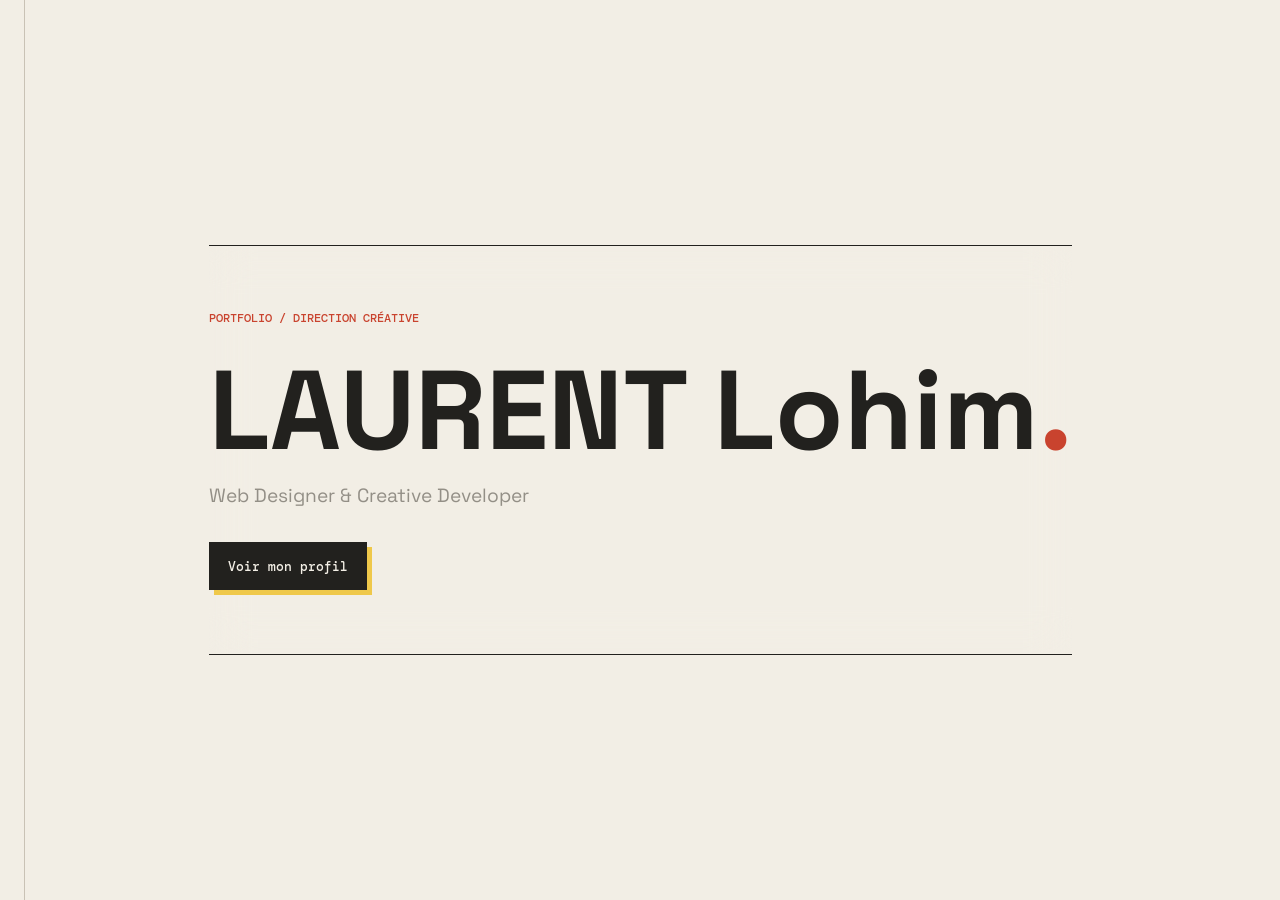
<file: index.html>
<!DOCTYPE html>
<html lang="fr">
<head>
<meta charset="UTF-8">
<meta name="viewport" content="width=device-width, initial-scale=1.0">
<title>Portfolio - Designer</title>

<style>
/* RESET */
* {
  margin: 0;
  padding: 0;
  box-sizing: border-box;
  font-family: 'Segoe UI', sans-serif;
}

body {
  height: 100vh;
  overflow: hidden;
  background: #0f0f13;
  color: white;
  display: flex;
  align-items: center;
  justify-content: center;
}

/* BACKGROUND BLOBS */
.blob {
  position: absolute;
  width: 600px;
  height: 600px;
  border-radius: 50%;
  filter: blur(120px);
  opacity: 0.6;
  animation: move 20s infinite alternate ease-in-out;
}

.blob:nth-child(1) {
  background: #ff4e50;
  top: -200px;
  left: -200px;
}

.blob:nth-child(2) {
  background: #ffd300;
  bottom: -200px;
  right: -200px;
  animation-delay: 5s;
}

@keyframes move {
  0% { transform: translate(0,0) scale(1); }
  50% { transform: translate(100px,-100px) scale(1.2); }
  100% { transform: translate(-100px,100px) scale(1); }
}

/* CARD */
.card {
  position: relative;
  padding: 3rem;
  width: 400px;
  border-radius: 20px;
  backdrop-filter: blur(20px);
  background: rgba(255,255,255,0.05);
  border: 1px solid rgba(255,255,255,0.1);
  box-shadow: 0 20px 40px rgba(0,0,0,0.4);
  text-align: center;
  z-index: 10;
}

.card h1 {
  font-size: 2rem;
  margin-bottom: 1rem;
  letter-spacing: 2px;
}

.card p {
  opacity: 0.7;
  margin-bottom: 2rem;
}

.btn {
  display: inline-block;
  padding: 12px 24px;
  border-radius: 30px;
  text-decoration: none;
  background: white;
  color: black;
  font-weight: bold;
  transition: 0.3s ease;
}

.btn:hover {
  transform: scale(1.05);
}
</style>
<link rel="stylesheet" href="portfolio-theme.css">

</head>
<body>

<div class="blob"></div>
<div class="blob"></div>

<div class="card">
  <h1>LAURENT Lohim</h1>
  <p>Web Designer & Creative Developer</p>
  <a href="Profile.html" class="btn">Voir mon profil</a>
</div>

</body>
</html>
</file>
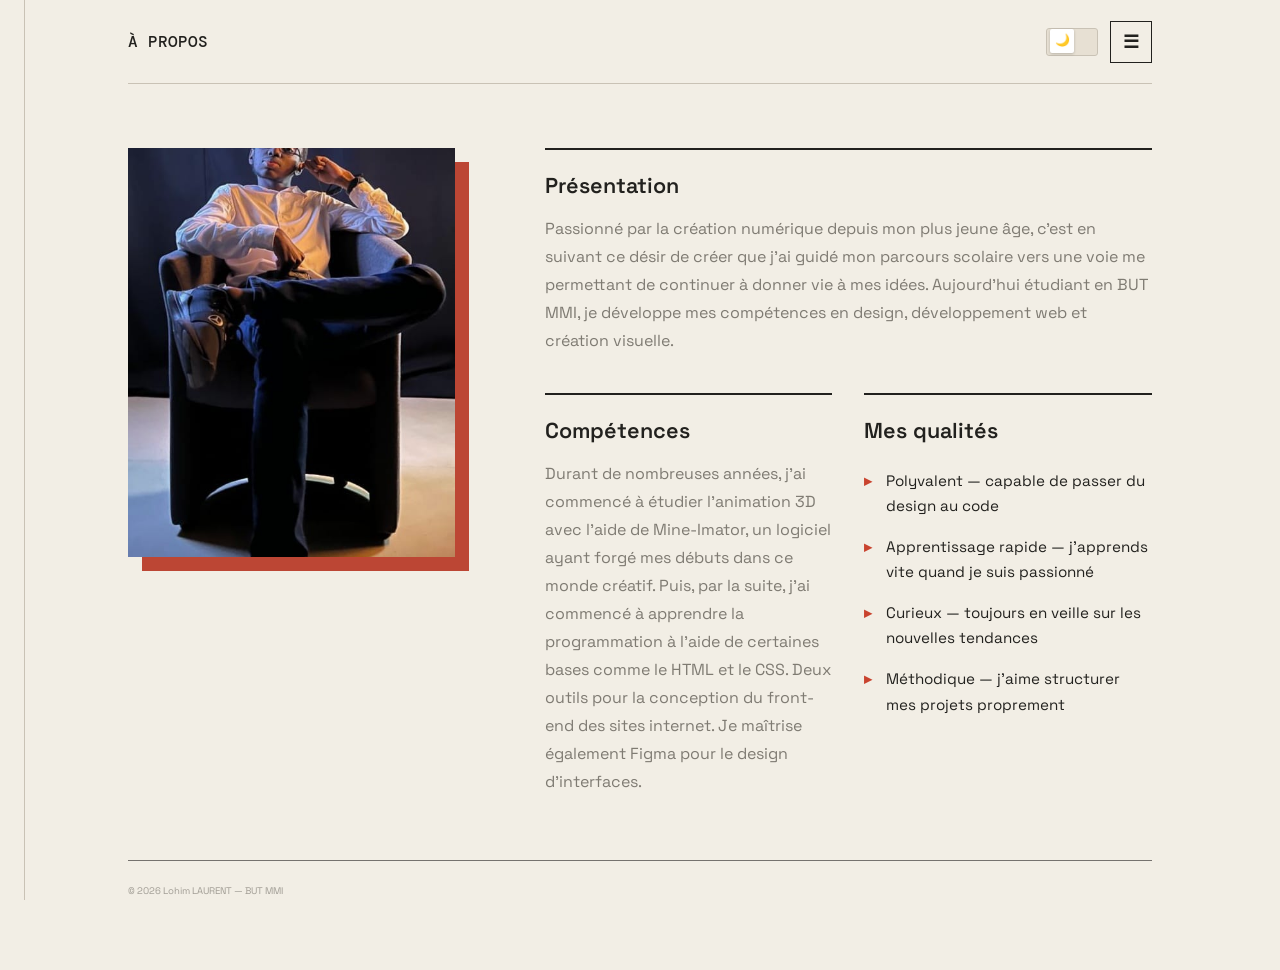
<file: apropos.html>
<!doctype html>
<html lang="fr">
<head>
<meta charset="utf-8">
<meta name="viewport" content="width=device-width, initial-scale=1">
<title>À propos — Lohim LAURENT</title>

<style>

/* ================= VARIABLES ================= */

:root {
  --bg: #0f0f13;
  --text: white;
  --card-bg: rgba(255,255,255,0.05);
  --border: rgba(255,255,255,0.1);
  --red: #ff0000;
  --yellow: #ffcc00;
}

.theme-dark {
  --bg: #ffffff;
  --text: #111;
  --card-bg: rgba(0,0,0,0.05);
  --border: rgba(0,0,0,0.1);
}

/* ================= SCROLLBAR PERSONNALISÉE ================= */

::-webkit-scrollbar {
  width: 12px;
}

::-webkit-scrollbar-track {
  background: #1a1a1a;
}

::-webkit-scrollbar-thumb {
  background: linear-gradient(180deg, var(--red), var(--yellow));
  border-radius: 10px;
  border: 2px solid #1a1a1a;
}

::-webkit-scrollbar-thumb:hover {
  background: linear-gradient(180deg, #ff3333, #ffdd44);
}

html {
  scrollbar-width: thin;
  scrollbar-color: var(--red) #1a1a1a;
}

/* ================= RESET ================= */

* {
  margin: 0;
  padding: 0;
  box-sizing: border-box;
  font-family: 'Segoe UI', sans-serif;
}

body {
  background: var(--bg);
  color: var(--text);
  padding: 0 10%;
  overflow-x: hidden;
  font-size: 1.15rem;
  line-height: 1.7;
}

/* ================= BACKGROUND ================= */

.blob {
  position: fixed;
  width: 600px;
  height: 600px;
  border-radius: 50%;
  filter: blur(120px);
  opacity: 0.5;
  animation: move 20s infinite alternate ease-in-out;
  z-index: -1;
}

.blob:nth-child(1) {
  background: #ff4e50;
  top: -200px;
  left: -200px;
}

.blob:nth-child(2) {
  background: #00c9ff;
  bottom: -200px;
  right: -200px;
  animation-delay: 5s;
}

@keyframes move {
  0% { transform: translate(0,0) scale(1); }
  50% { transform: translate(100px,-100px) scale(1.2); }
  100% { transform: translate(-100px,100px) scale(1); }
}

/* ================= HEADER ================= */

header {
  display: flex;
  justify-content: space-between;
  align-items: center;
  padding: 40px 0;
  position: relative;
}

h1 {
  font-family: 'Arial Black', 'Arial Bold', Arial, sans-serif;
  font-size: 2.2rem;
  font-weight: 900;
  position: relative;
}

h1::after {
  content: '';
  position: absolute;
  bottom: -8px;
  left: 0;
  width: 60%;
  height: 3px;
  background: linear-gradient(90deg, var(--red), var(--yellow));
  border-radius: 2px;
}

.btn {
  background: white;
  color: black;
  padding: 8px 16px;
  border-radius: 20px;
  border: none;
  cursor: pointer;
  transition: 0.3s;
  font-weight: 600;
}

.btn:hover {
  transform: scale(1.05);
}

/* Navigation */
#nav {
  position: absolute;
  top: 100%;
  right: 0;
  width: 250px;
  background: var(--card-bg);
  backdrop-filter: blur(20px);
  border: 1px solid var(--border);
  border-radius: 15px;
  padding: 20px;
  box-shadow: 0 20px 40px rgba(0,0,0,0.3);
  animation: fadeIn 0.3s ease;
  z-index: 100;
}

#nav ul {
  list-style: none;
  display: flex;
  flex-direction: column;
  gap: 15px;
}

#nav a {
  color: var(--text);
  text-decoration: none;
  font-weight: 500;
  font-size: 1.05rem;
  transition: color 0.3s;
}

#nav a:hover {
  color: var(--yellow);
}

#nav a.actif {
  font-weight: bold;
  color: var(--yellow);
  border-left: 3px solid var(--yellow);
  padding-left: 12px;
}

@keyframes fadeIn {
  from { opacity: 0; transform: translateY(-10px); }
  to { opacity: 1; transform: translateY(0); }
}

/* Conteneur des contrôles header */
.header-controls {
  display: flex;
  align-items: center;
  gap: 15px;
}

/* ================= TOGGLE THEME ================= */

.theme-switch {
  position: relative;
  display: inline-block;
  width: 60px;
  height: 30px;
  cursor: pointer;
}

.theme-switch input {
  opacity: 0;
  width: 0;
  height: 0;
}

.theme-switch .slider {
  position: absolute;
  top: 0;
  left: 0;
  right: 0;
  bottom: 0;
  background-color: rgba(255, 255, 255, 0.2);
  border-radius: 30px;
  transition: 0.3s ease;
  border: 1px solid var(--border);
}

.theme-switch .slider:before {
  position: absolute;
  content: "🌙";
  display: flex;
  align-items: center;
  justify-content: center;
  height: 24px;
  width: 24px;
  left: 3px;
  bottom: 2px;
  background-color: white;
  border-radius: 50%;
  transition: 0.3s ease;
  font-size: 12px;
  box-shadow: 0 1px 3px rgba(0,0,0,0.2);
}

.theme-switch input:checked + .slider:before {
  transform: translateX(28px);
  content: "☀️";
  background-color: #ffde6e;
}

.theme-switch input:checked + .slider {
  background-color: rgba(0, 0, 0, 0.3);
  border-color: #ffde6e;
}

/* ================= PAGE A PROPOS ================= */

.about-section {
  margin: 80px 0;
  padding: 50px;
  border-radius: 20px;
  backdrop-filter: blur(20px);
  background: var(--card-bg);
  border: 1px solid var(--border);
  transition: border-color 0.3s ease;
  opacity: 0;
  transform: translateY(60px);
  transition: 1s ease;
}

.about-section.show {
  opacity: 1;
  transform: translateY(0);
}

.about-section:hover {
  border-color: var(--yellow);
}

.about-container {
  display: flex;
  gap: 80px;
  align-items: flex-start;
}

.about-photo {
  flex-shrink: 0;
}

.about-photo img {
  width: 320px;
  border-radius: 25px;
  object-fit: cover;
  border: 2px solid var(--border);
  box-shadow: 0 30px 60px rgba(0,0,0,0.4);
  transition: transform 0.3s ease, border-color 0.3s ease;
}

.about-photo img:hover {
  transform: scale(1.02);
  border-color: var(--yellow);
}

.about-content {
  flex: 1;
  display: flex;
  flex-direction: column;
  gap: 30px;
}

.text-box {
  padding: 35px;
  border-radius: 18px;
  backdrop-filter: blur(20px);
  background: rgba(255, 255, 255, 0.03);
  border: 1px solid var(--border);
  transition: transform 0.3s ease, border-color 0.3s ease;
}

.text-box:hover {
  transform: translateY(-5px);
  border-color: var(--yellow);
}

.text-box h2 {
  font-family: 'Arial Black', 'Arial Bold', Arial, sans-serif;
  font-size: 1.5rem;
  margin-bottom: 15px;
  position: relative;
  display: inline-block;
}

.text-box h2::after {
  content: '';
  position: absolute;
  bottom: -6px;
  left: 0;
  width: 100%;
  height: 3px;
  background: linear-gradient(90deg, var(--red), var(--yellow));
  border-radius: 2px;
}

.text-box p {
  font-size: 1.1rem;
  opacity: 0.85;
  line-height: 1.8;
}

/* Liste des qualités */
.qualites-list {
  list-style: none;
  margin-top: 10px;
}

.qualites-list li {
  padding: 8px 0;
  padding-left: 25px;
  position: relative;
  font-size: 1.1rem;
}

.qualites-list li::before {
  content: '▸';
  position: absolute;
  left: 0;
  color: var(--yellow);
  font-weight: bold;
}

/* ================= FOOTER ================= */

footer {
  text-align: center;
  margin: 80px 0 40px;
  opacity: 0.6;
  font-size: 1rem;
}

/* ================= RESPONSIVE ================= */

@media (max-width: 900px) {
  .about-container {
    flex-direction: column;
    align-items: center;
    text-align: center;
    gap: 40px;
  }

  .about-photo img {
    width: 240px;
  }

  body {
    padding: 0 5%;
  }

  .about-section {
    padding: 30px;
  }

  .text-box {
    padding: 25px;
  }
}

</style>
<link rel="stylesheet" href="portfolio-theme.css">
</head>

<body>

<div class="blob"></div>
<div class="blob"></div>

<header>

  <h1>À propos</h1>

  <div class="header-controls">
    <label class="theme-switch" aria-label="Changer de thème">
      <input type="checkbox" id="themeToggle">
      <span class="slider"></span>
    </label>
    <button id="burger" class="btn" aria-expanded="false" aria-controls="nav">☰</button>
  </div>

  <nav id="nav" hidden>
    <ul>
      <li><a href="Profile.html">Accueil</a></li>
      <li><a href="Projets.html">Projets</a></li>
      <li><a class="actif" href="Contact.html">Contact</a></li>
    </ul>
  </nav>

</header>

<main>

  <section class="about-section">

    <div class="about-container">

      <div class="about-photo">
        <img src="Profil Picture.png" alt="Photo de profil">
      </div>

      <div class="about-content">

        <div class="text-box">
          <h2>Présentation</h2>
          <p>Passionné par la création numérique depuis mon plus jeune âge, c'est en suivant ce désir de créer que j'ai guidé mon parcours scolaire vers une voie me permettant de continuer à donner vie à mes idées. Aujourd'hui étudiant en BUT MMI, je développe mes compétences en design, développement web et création visuelle.</p>
        </div>

        <div class="text-box">
          <h2>Compétences</h2>
          <p>Durant de nombreuses années, j'ai commencé à étudier l'animation 3D avec l'aide de Mine-Imator, un logiciel ayant forgé mes débuts dans ce monde créatif. Puis, par la suite, j'ai commencé à apprendre la programmation à l'aide de certaines bases comme le HTML et le CSS. Deux outils pour la conception du front-end des sites internet. Je maîtrise également Figma pour le design d'interfaces.</p>
        </div>

        <div class="text-box">
          <h2>Mes qualités</h2>
          <ul class="qualites-list">
            <li>Polyvalent — capable de passer du design au code</li>
            <li>Apprentissage rapide — j'apprends vite quand je suis passionné</li>
            <li>Curieux — toujours en veille sur les nouvelles tendances</li>
            <li>Méthodique — j'aime structurer mes projets proprement</li>
          </ul>
        </div>

      </div>

    </div>

  </section>

</main>

<footer>
  <small>© <span id="annee"></span> Lohim LAURENT — BUT MMI</small>
</footer>

<script>

document.addEventListener("DOMContentLoaded", function() {

  // Année automatique
  const annee = document.getElementById('annee');
  if (annee) {
    annee.textContent = new Date().getFullYear();
  }

  // Theme toggle
  const themeToggle = document.getElementById('themeToggle');
  if (themeToggle) {
    themeToggle.addEventListener('change', function(e) {
      document.documentElement.classList.toggle('theme-dark', e.target.checked);
    });
  }

  // Burger menu
  const burger = document.getElementById('burger');
  const nav = document.getElementById('nav');

  if (burger && nav) {
    burger.addEventListener('click', function() {
      const isHidden = nav.hasAttribute('hidden');
      
      if (isHidden) {
        nav.removeAttribute('hidden');
        burger.setAttribute('aria-expanded', 'true');
      } else {
        nav.setAttribute('hidden', '');
        burger.setAttribute('aria-expanded', 'false');
      }
    });
  }

  // Animation section au scroll
  const section = document.querySelector('.about-section');
  if (section) {
    const observer = new IntersectionObserver((entries) => {
      entries.forEach(entry => {
        if (entry.isIntersecting) {
          entry.target.classList.add('show');
        }
      });
    }, { threshold: 0.2 });
    
    observer.observe(section);
  }

});

</script>

</body>
</html>
</file>
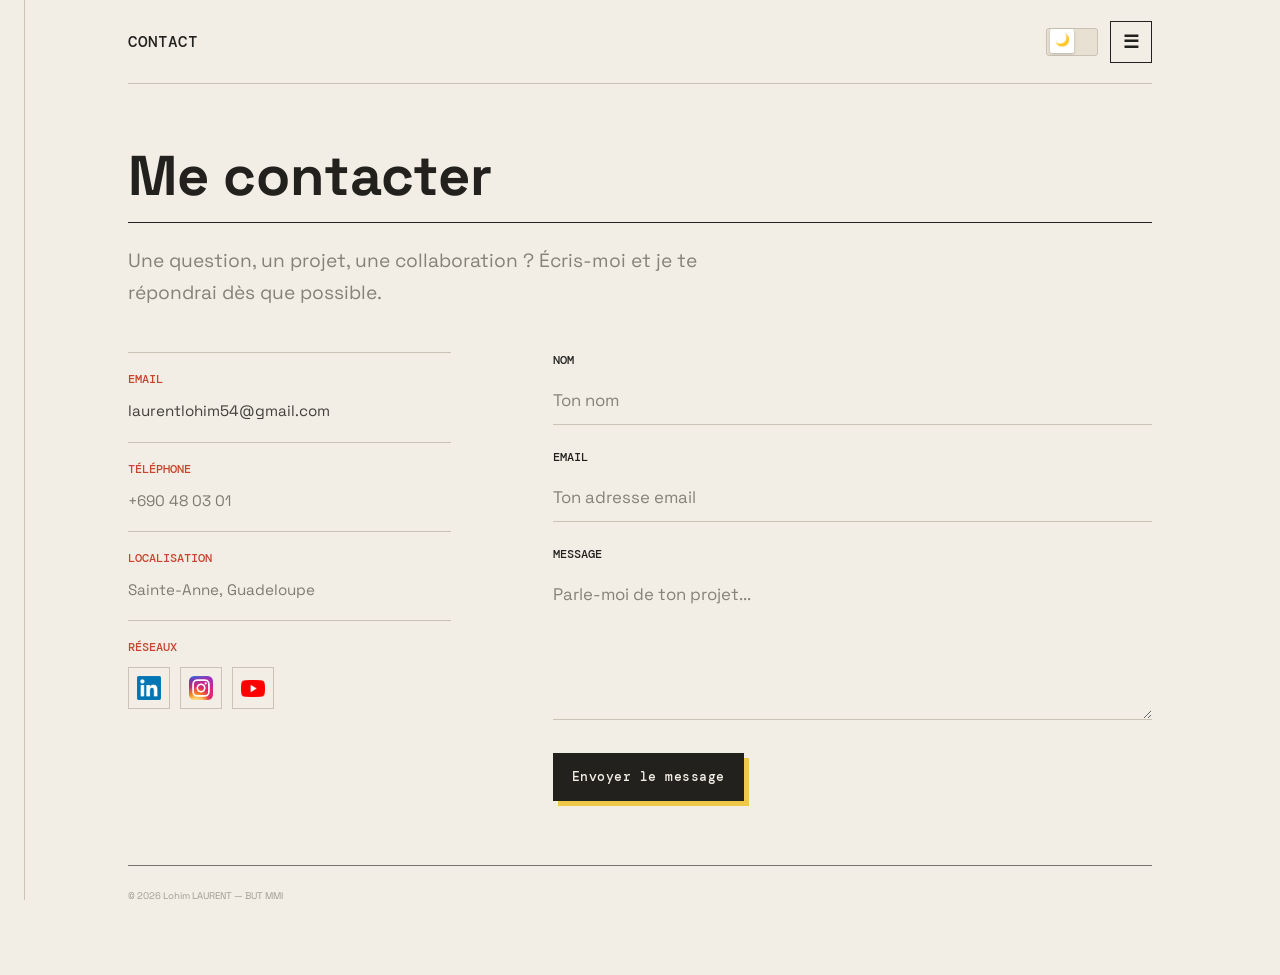
<file: Contact.html>
<!doctype html>
<html lang="fr">
<head>
<meta charset="utf-8" />
<meta name="viewport" content="width=device-width, initial-scale=1" />
<title>Contact — Lohim LAURENT</title>

<style>

/* ================= VARIABLES ================= */

:root {
  --bg: #0f0f13;
  --text: white;
  --card-bg: rgba(255,255,255,0.05);
  --border: rgba(255,255,255,0.1);
  --red: #ff0000;
  --yellow: #ffcc00;
}

.theme-dark {
  --bg: #ffffff;
  --text: #111;
  --card-bg: rgba(0,0,0,0.05);
  --border: rgba(0,0,0,0.1);
}

/* ================= SCROLLBAR PERSONNALISÉE ================= */

::-webkit-scrollbar {
  width: 12px;
}

::-webkit-scrollbar-track {
  background: #1a1a1a;
}

::-webkit-scrollbar-thumb {
  background: linear-gradient(180deg, var(--red), var(--yellow));
  border-radius: 10px;
  border: 2px solid #1a1a1a;
}

::-webkit-scrollbar-thumb:hover {
  background: linear-gradient(180deg, #ff3333, #ffdd44);
}

html {
  scrollbar-width: thin;
  scrollbar-color: var(--red) #1a1a1a;
}

/* ================= RESET ================= */

* {
  margin: 0;
  padding: 0;
  box-sizing: border-box;
  font-family: 'Segoe UI', sans-serif;
}

body {
  background: var(--bg);
  color: var(--text);
  padding: 0 10%;
  overflow-x: hidden;
  font-size: 1.15rem;
  line-height: 1.7;
}

/* ================= BACKGROUND ================= */

.blob {
  position: fixed;
  width: 600px;
  height: 600px;
  border-radius: 50%;
  filter: blur(120px);
  opacity: 0.5;
  animation: move 20s infinite alternate ease-in-out;
  z-index: -1;
}

.blob:nth-child(1) {
  background: #ff4e50;
  top: -200px;
  left: -200px;
}

.blob:nth-child(2) {
  background: #00c9ff;
  bottom: -200px;
  right: -200px;
  animation-delay: 5s;
}

@keyframes move {
  0% { transform: translate(0,0) scale(1); }
  50% { transform: translate(100px,-100px) scale(1.2); }
  100% { transform: translate(-100px,100px) scale(1); }
}

/* ================= HEADER ================= */

header {
  padding: 40px 0;
  display: flex;
  justify-content: space-between;
  align-items: center;
  position: relative;
}

h1 {
  font-family: 'Arial Black', 'Arial Bold', Arial, sans-serif;
  font-size: 2.2rem;
  font-weight: 900;
  position: relative;
}

h1::after {
  content: '';
  position: absolute;
  bottom: -8px;
  left: 0;
  width: 60%;
  height: 3px;
  background: linear-gradient(90deg, var(--red), var(--yellow));
  border-radius: 2px;
}

.btn {
  background: white;
  color: black;
  padding: 8px 16px;
  border-radius: 20px;
  border: none;
  cursor: pointer;
  transition: 0.3s;
  font-weight: 600;
}

.btn:hover {
  transform: scale(1.05);
}

/* Navigation */
#nav {
  position: absolute;
  top: 100%;
  right: 0;
  width: 250px;
  background: var(--card-bg);
  backdrop-filter: blur(20px);
  border: 1px solid var(--border);
  border-radius: 15px;
  padding: 20px;
  box-shadow: 0 20px 40px rgba(0,0,0,0.3);
  animation: fadeIn 0.3s ease;
  z-index: 100;
}

#nav ul {
  list-style: none;
  display: flex;
  flex-direction: column;
  gap: 15px;
}

#nav a {
  color: var(--text);
  text-decoration: none;
  font-weight: 500;
  font-size: 1.05rem;
  transition: color 0.3s;
}

#nav a:hover {
  color: var(--yellow);
}

#nav a.actif {
  font-weight: bold;
  color: var(--yellow);
  border-left: 3px solid var(--yellow);
  padding-left: 12px;
}

@keyframes fadeIn {
  from { opacity: 0; transform: translateY(-10px); }
  to { opacity: 1; transform: translateY(0); }
}

/* Conteneur des contrôles header */
.header-controls {
  display: flex;
  align-items: center;
  gap: 15px;
}

/* ================= TOGGLE THEME ================= */

.theme-switch {
  position: relative;
  display: inline-block;
  width: 60px;
  height: 30px;
  cursor: pointer;
}

.theme-switch input {
  opacity: 0;
  width: 0;
  height: 0;
}

.theme-switch .slider {
  position: absolute;
  top: 0;
  left: 0;
  right: 0;
  bottom: 0;
  background-color: rgba(255, 255, 255, 0.2);
  border-radius: 30px;
  transition: 0.3s ease;
  border: 1px solid var(--border);
}

.theme-switch .slider:before {
  position: absolute;
  content: "🌙";
  display: flex;
  align-items: center;
  justify-content: center;
  height: 24px;
  width: 24px;
  left: 3px;
  bottom: 2px;
  background-color: white;
  border-radius: 50%;
  transition: 0.3s ease;
  font-size: 12px;
  box-shadow: 0 1px 3px rgba(0,0,0,0.2);
}

.theme-switch input:checked + .slider:before {
  transform: translateX(28px);
  content: "☀️";
  background-color: #ffde6e;
}

.theme-switch input:checked + .slider {
  background-color: rgba(0, 0, 0, 0.3);
  border-color: #ffde6e;
}

/* ================= SECTION CONTACT ================= */

.contact-section {
  margin: 80px 0;
  padding: 50px;
  border-radius: 20px;
  backdrop-filter: blur(20px);
  background: var(--card-bg);
  border: 1px solid var(--border);
  transition: border-color 0.3s ease;
  opacity: 0;
  transform: translateY(60px);
  transition: 1s ease;
}

.contact-section.show {
  opacity: 1;
  transform: translateY(0);
}

.contact-section:hover {
  border-color: var(--yellow);
}

.contact-section h2 {
  margin-bottom: 30px;
  font-size: 1.8rem;
  font-family: 'Arial Black', 'Arial Bold', Arial, sans-serif;
  position: relative;
  display: inline-block;
}

.contact-section h2::after {
  content: '';
  position: absolute;
  bottom: -8px;
  left: 0;
  width: 100%;
  height: 3px;
  background: linear-gradient(90deg, var(--red), var(--yellow));
  border-radius: 2px;
}

/* ================= LAYOUT 2 COLONNES ================= */

.contact-grid {
  display: grid;
  grid-template-columns: 1fr 1.5fr;
  gap: 60px;
  margin-top: 40px;
}

/* ================= COLONNE GAUCHE — INFOS ================= */

.contact-info-col {
  display: flex;
  flex-direction: column;
  gap: 30px;
}

.info-card {
  padding: 25px;
  background: rgba(255, 255, 255, 0.03);
  border: 1px solid var(--border);
  border-radius: 15px;
  transition: transform 0.3s ease, border-color 0.3s ease;
}

.info-card:hover {
  transform: translateY(-5px);
  border-color: var(--yellow);
}

.info-card h3 {
  font-family: 'Arial Black', Arial, sans-serif;
  font-size: 1.2rem;
  margin-bottom: 12px;
  color: var(--yellow);
  display: flex;
  align-items: center;
  gap: 10px;
}

.info-card p {
  opacity: 0.85;
  font-size: 1.05rem;
  line-height: 1.6;
}

.info-card a {
  color: var(--text);
  text-decoration: none;
  transition: color 0.3s;
}

.info-card a:hover {
  color: var(--yellow);
}

/* Réseaux sociaux */
.social-links {
  display: flex;
  gap: 15px;
  margin-top: 10px;
}

.social-link {
  width: 45px;
  height: 45px;
  border-radius: 50%;
  background: rgba(255, 255, 255, 0.05);
  border: 1px solid var(--border);
  display: flex;
  align-items: center;
  justify-content: center;
  font-size: 1.3rem;
  transition: all 0.3s ease;
  text-decoration: none;
}

.social-link img {
  display: block;
  width: 30px;
  height: 30px;
  object-fit: contain;
}

.social-link:hover {
  background: var(--yellow);
  border-color: var(--yellow);
  transform: translateY(-3px);
}

/* ================= COLONNE DROITE — FORMULAIRE ================= */

.contact-form-col {
  display: flex;
  flex-direction: column;
}

.form-group {
  margin-bottom: 20px;
}

.form-group label {
  display: block;
  margin-bottom: 8px;
  font-weight: 600;
  font-size: 1rem;
}

.form-group input,
.form-group textarea {
  width: 100%;
  padding: 14px 18px;
  border-radius: 12px;
  border: 1px solid var(--border);
  background: rgba(255, 255, 255, 0.03);
  color: var(--text);
  font-size: 1.05rem;
  transition: border-color 0.3s ease, box-shadow 0.3s ease;
}

.form-group input:focus,
.form-group textarea:focus {
  outline: none;
  border-color: var(--yellow);
  box-shadow: 0 0 0 3px rgba(255, 204, 0, 0.1);
}

.form-group textarea {
  resize: vertical;
  min-height: 140px;
}

/* Bouton submit */
.btn-submit {
  background: linear-gradient(135deg, var(--red), #ff6a00);
  color: white;
  padding: 14px 32px;
  border-radius: 40px;
  border: none;
  cursor: pointer;
  font-weight: 700;
  font-size: 1.1rem;
  letter-spacing: 0.5px;
  transition: all 0.3s ease;
  box-shadow: 0 4px 15px rgba(255, 0, 0, 0.3);
  align-self: flex-start;
}

.btn-submit:hover {
  transform: translateY(-3px);
  box-shadow: 0 8px 25px rgba(255, 0, 0, 0.4);
  background: linear-gradient(135deg, #ff1a1a, #ff8c00);
}

/* Feedback message */
.form-feedback {
  margin-top: 20px;
  padding: 14px 20px;
  background: #4caf50;
  color: white;
  border-radius: 12px;
  text-align: center;
  font-weight: 600;
  animation: fadeIn 0.3s ease;
}

/* ================= FOOTER ================= */

footer {
  text-align: center;
  margin: 80px 0 40px;
  opacity: 0.6;
  font-size: 1rem;
}

/* ================= RESPONSIVE ================= */

@media (max-width: 900px) {
  .contact-grid {
    grid-template-columns: 1fr;
    gap: 40px;
  }
  
  body {
    padding: 0 5%;
  }
  
  .contact-section {
    padding: 30px;
  }
  
  .btn-submit {
    width: 100%;
    text-align: center;
  }
}

</style>
<link rel="stylesheet" href="portfolio-theme.css">

</head>

<body>

<div class="blob"></div>
<div class="blob"></div>

<header>
  <h1>Contact</h1>

  <div class="header-controls">
    <label class="theme-switch" aria-label="Changer de thème">
      <input type="checkbox" id="themeToggle">
      <span class="slider"></span>
    </label>
    <button id="burger" class="btn" aria-expanded="false" aria-controls="nav">☰</button>
  </div>

  <nav id="nav" hidden>
    <ul>
      <li><a href="Profile.html">Accueil</a></li>
      <li><a href="Projets.html">Projets</a></li>
      <li><a href="apropos.html">À propos</a></li>
    </ul>
  </nav>
</header>

<main>

  <section class="contact-section">
    <h2>Me contacter</h2>
    <p style="margin-bottom: 30px; opacity: 0.8; font-size: 1.2rem;">
      Une question, un projet, une collaboration ? Écris-moi et je te répondrai dès que possible.
    </p>

    <div class="contact-grid">

      <!-- COLONNE GAUCHE — INFOS -->
      <div class="contact-info-col">

        <!-- Email -->
        <div class="info-card">
          <h3>Email</h3>
          <p><a href="mailto:laurentlohim54@gmail.com">laurentlohim54@gmail.com</a></p>
        </div>

        <!-- Téléphone -->
        <div class="info-card">
          <h3>Téléphone</h3>
          <p>+690 48 03 01</p>
        </div>

        <!-- Localisation -->
        <div class="info-card">
          <h3>Localisation</h3>
          <p>Sainte-Anne, Guadeloupe</p>
        </div>

        <!-- Réseaux -->
        <div class="info-card">
          <h3>Réseaux</h3>
          <div class="social-links">
            <a href="https://www.linkedin.com/in/lohim-laurent-a75342389/" class="social-link" aria-label="LinkedIn" title="LinkedIn">
              <img src="LinkedInlogo.png" alt="LinkedIn">
            </a>
            <a href="https://www.instagram.com/solarfire53/" class="social-link" aria-label="Instagram" title="Instagram">
              <img src="Instalogo.png" alt="Instagram">
            </a>
            <a href="https://www.youtube.com/@solarfire9445" class="social-link" aria-label="YouTube" title="YouTube">
              <img src="YouTubelogo.png" alt="YouTube">
            </a>
          </div>
        </div>

      </div>

      <!-- COLONNE DROITE — FORMULAIRE -->
      <div class="contact-form-col">
        <form action="#" method="post">
          <div class="form-group">
            <label for="nom">Nom</label>
            <input id="nom" name="nom" type="text" placeholder="Ton nom" required>
          </div>

          <div class="form-group">
            <label for="email">Email</label>
            <input id="email" name="email" type="email" placeholder="Ton adresse email" required>
          </div>

          <div class="form-group">
            <label for="message">Message</label>
            <textarea id="message" name="message" rows="5" placeholder="Parle-moi de ton projet..." required></textarea>
          </div>

          <button class="btn-submit" type="submit">Envoyer le message </button>
        </form>
      </div>

    </div>
  </section>

</main>

<footer>
  <small>© <span id="annee"></span> Lohim LAURENT — BUT MMI</small>
</footer>

<script>

// Attendre que le DOM soit chargé
document.addEventListener("DOMContentLoaded", function() {

  // Année automatique
  const annee = document.getElementById('annee');
  if (annee) {
    annee.textContent = new Date().getFullYear();
  }

  // Theme toggle
  const themeToggle = document.getElementById('themeToggle');
  if (themeToggle) {
    themeToggle.addEventListener('change', function(e) {
      document.documentElement.classList.toggle('theme-dark', e.target.checked);
    });
  }

  // Burger menu
  const burger = document.getElementById('burger');
  const nav = document.getElementById('nav');

  if (burger && nav) {
    burger.addEventListener('click', function() {
      const isHidden = nav.hasAttribute('hidden');
      
      if (isHidden) {
        nav.removeAttribute('hidden');
        burger.setAttribute('aria-expanded', 'true');
      } else {
        nav.setAttribute('hidden', '');
        burger.setAttribute('aria-expanded', 'false');
      }
    });
  }

  // Animation section au scroll
  const section = document.querySelector('.contact-section');
  if (section) {
    const observer = new IntersectionObserver((entries) => {
      entries.forEach(entry => {
        if (entry.isIntersecting) {
          entry.target.classList.add('show');
        }
      });
    }, { threshold: 0.2 });
    
    observer.observe(section);
  }

  // Gestion du formulaire
  const form = document.querySelector('form');
  if (form) {
    form.addEventListener('submit', function(e) {
      e.preventDefault();
      
      // Supprimer l'ancien message de feedback
      const existingMsg = document.querySelector('.form-feedback');
      if (existingMsg) existingMsg.remove();
      
      // Afficher le message de confirmation
      const feedback = document.createElement('div');
      feedback.className = 'form-feedback';
      feedback.textContent = '✅ Message envoyé avec succès !';
      form.appendChild(feedback);
      
      // Réinitialiser le formulaire
      form.reset();
      
      // Faire disparaître le message après 4 secondes
      setTimeout(function() {
        feedback.remove();
      }, 4000);
    });
  }

});

</script>

</body>
</html>
</file>
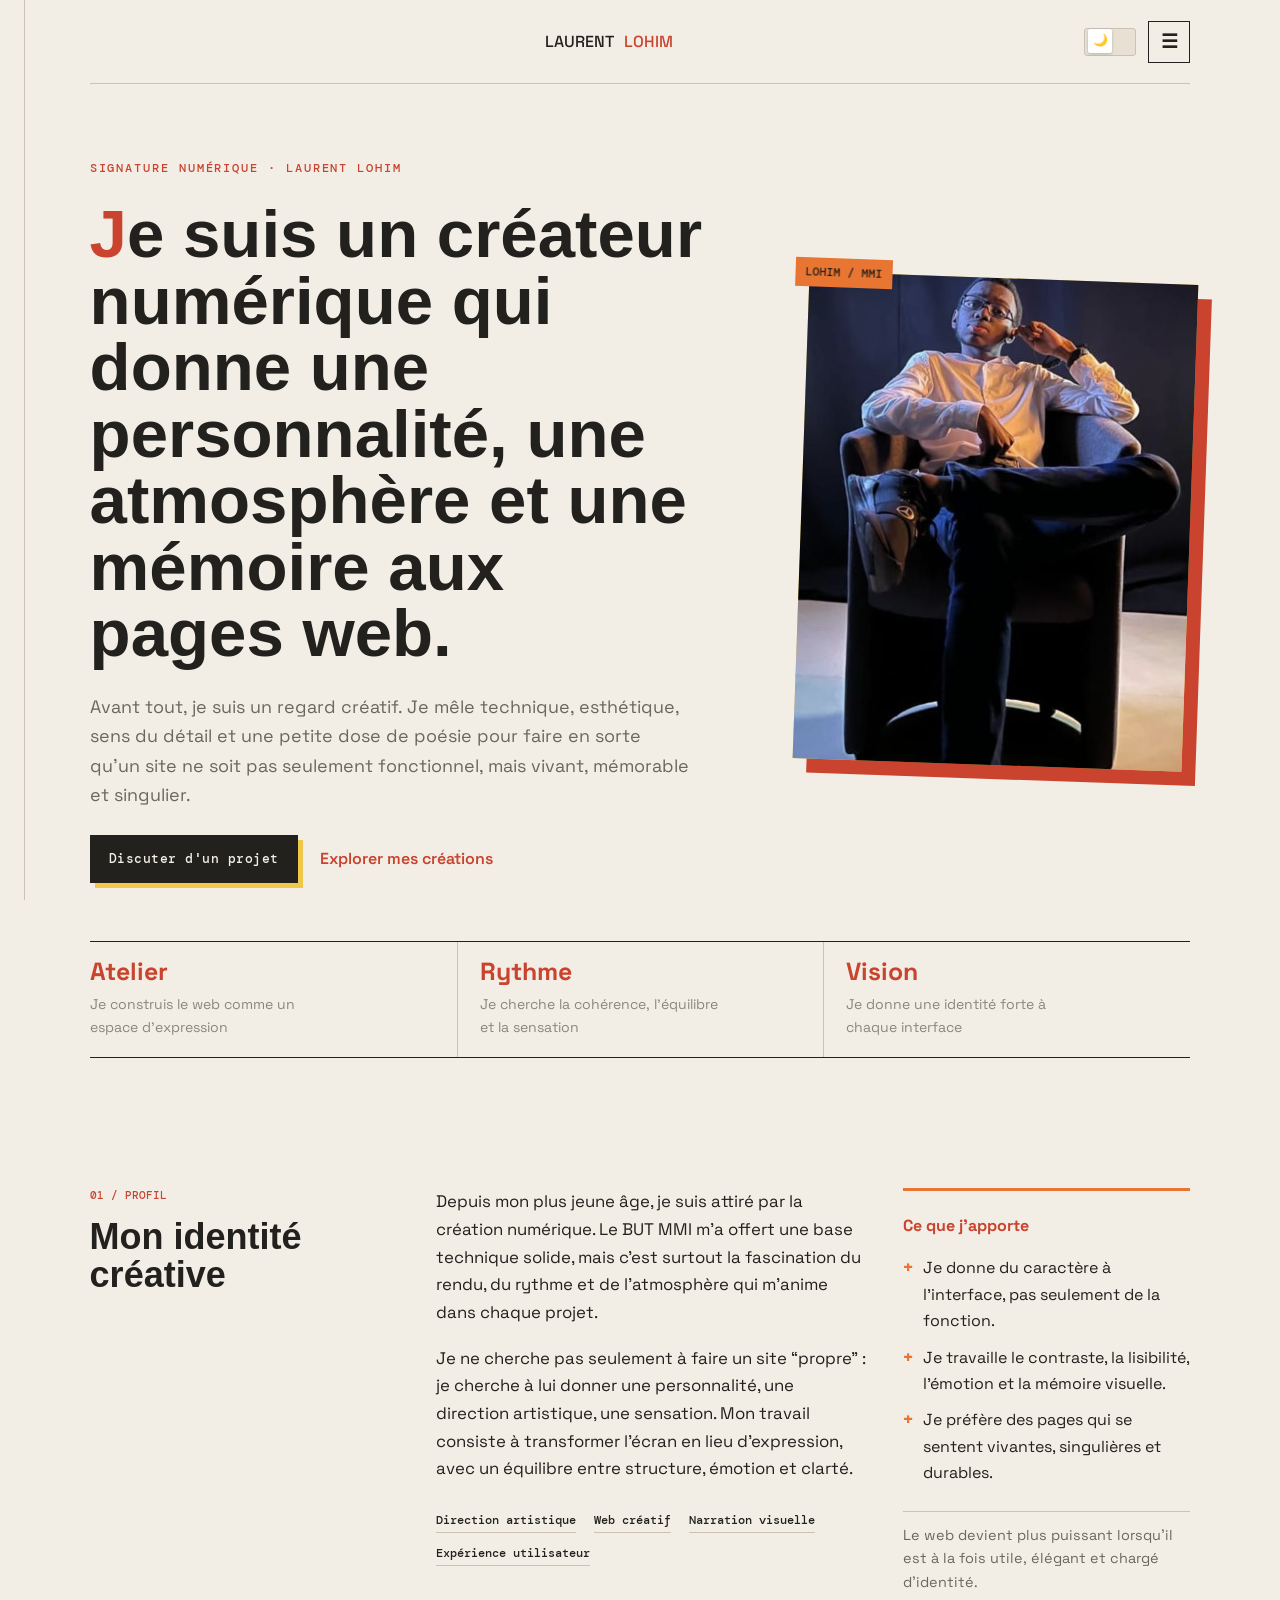
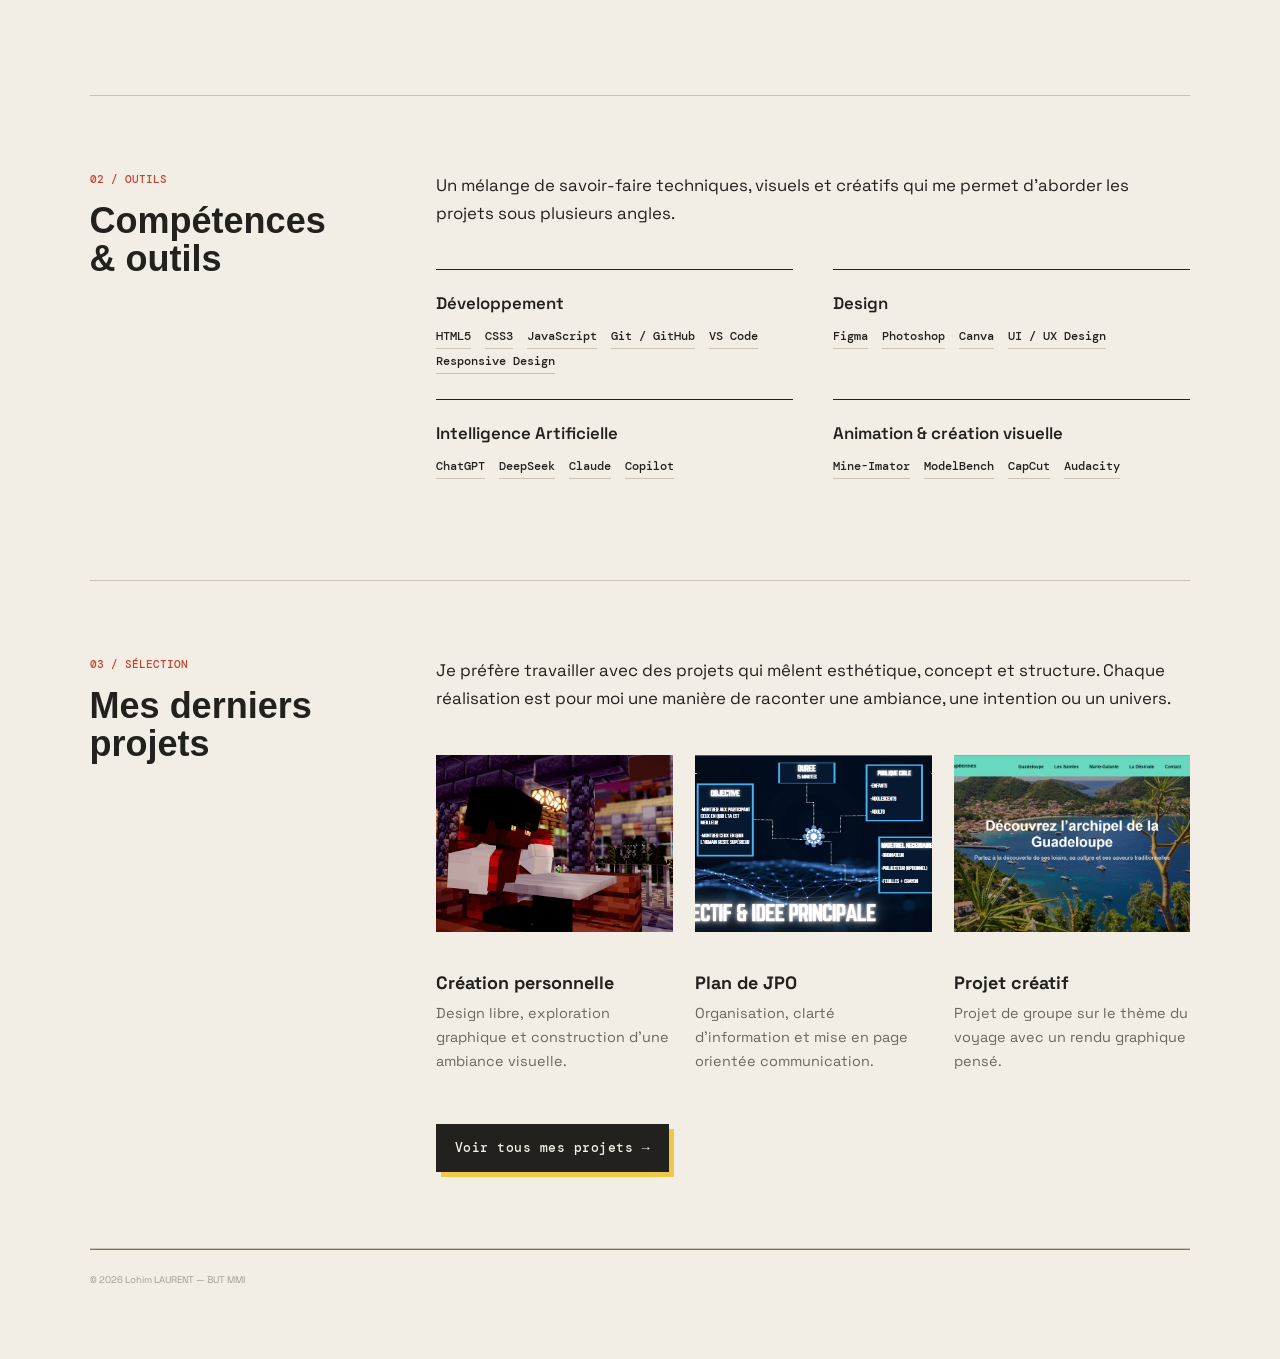
<file: Profile.html>
<!doctype html>
<html lang="fr">
<head>
<meta charset="utf-8" />
<meta name="viewport" content="width=device-width, initial-scale=1" />
<title>Lohim Laurent — Portfolio créatif</title>
<link rel="preconnect" href="https://fonts.googleapis.com">
<link rel="preconnect" href="https://fonts.gstatic.com" crossorigin>
<link href="https://fonts.googleapis.com/css2?family=DM+Mono:wght@400;500&family=Space+Grotesk:wght@400;500;600;700&display=swap" rel="stylesheet">

<style>

/* ================= VARIABLES ================= */

:root {
  --bg: #0f0f13;
  --text: #ffffff;
  --card-bg: rgba(255,255,255,0.05);
  --border: rgba(255,255,255,0.1);
  --red: #ff0000;
  --yellow: #ffcc00;
  --accent: #ff4e50;
}

.theme-dark {
  --bg: #ffffff;
  --text: #111;
  --card-bg: rgba(0,0,0,0.05);
  --border: rgba(0,0,0,0.1);
  --red: #b81f1f;
  --yellow: #9f7300;
  --accent: #bf2d2f;
}

/* ================= SCROLLBAR PERSONNALISÉE ================= */

::-webkit-scrollbar {
  width: 12px;
}

::-webkit-scrollbar-track {
  background: #1a1a1a;
}

::-webkit-scrollbar-thumb {
  background: linear-gradient(180deg, var(--red), var(--yellow));
  border-radius: 10px;
  border: 2px solid #1a1a1a;
}

::-webkit-scrollbar-thumb:hover {
  background: linear-gradient(180deg, #ff3333, #ffdd44);
}

/* Pour Firefox */
html {
  scrollbar-width: thin;
  scrollbar-color: var(--red) #1a1a1a;
}

/* ================= RESET ================= */

* {
  margin: 0;
  padding: 0;
  box-sizing: border-box;
  font-family: 'Segoe UI', Arial, sans-serif;
}

body {
  background: var(--bg);
  color: var(--text);
  padding: 0 10%;
  overflow-x: hidden;
  font-size: 1.15rem;
  line-height: 1.7;
}

/* ================= BACKGROUND ================= */

.blob {
  position: fixed;
  width: 600px;
  height: 600px;
  border-radius: 50%;
  filter: blur(120px);
  opacity: 0.5;
  animation: move 20s infinite alternate ease-in-out;
  z-index: -1;
}

.blob:nth-child(1) {
  background: #ff4e50;
  top: -200px;
  left: -200px;
}

.blob:nth-child(2) {
  background: #00c9ff;
  bottom: -200px;
  right: -200px;
  animation-delay: 5s;
}

@keyframes move {
  0% { transform: translate(0,0) scale(1); }
  50% { transform: translate(100px,-100px) scale(1.2); }
  100% { transform: translate(-100px,100px) scale(1); }
}

/* ================= HEADER ================= */

header {
  padding: 40px 0;
  position: relative;
  display: flex;
  justify-content: space-between;
  align-items: center;
}

header h1 {
  font-family: 'Arial Black', 'Arial Bold', Arial, sans-serif;
  font-size: 2.2rem;
  font-weight: 900;
  letter-spacing: -0.5px;
}

header h1 .nom {
  color: var(--red);
}

header h1 .prenom {
  color: var(--yellow);
}

header p {
  opacity: 0.7;
  font-size: 1.1rem;
}

.btn {
  background: white;
  color: black;
  padding: 8px 16px;
  border-radius: 20px;
  border: none;
  cursor: pointer;
  transition: 0.3s;
  text-decoration: none;
  font-weight: 600;
}

.btn:hover {
  transform: scale(1.05);
}

#burger {
  font-size: 1.2rem;
}

nav {
  position: absolute;
  top: 100%;
  right: 0;
  width: 250px;
  background: var(--card-bg);
  backdrop-filter: blur(20px);
  border: 1px solid var(--border);
  border-radius: 15px;
  padding: 20px;
  box-shadow: 0 20px 40px rgba(0,0,0,0.3);
  animation: fadeIn 0.3s ease;
  z-index: 100;
}

nav ul {
  list-style: none;
  display: flex;
  flex-direction: column;
  gap: 15px;
}

nav a {
  color: var(--text);
  text-decoration: none;
  font-weight: 500;
  font-size: 1.05rem;
}

@keyframes fadeIn {
  from {
    opacity: 0;
    transform: translateY(-10px);
  }
  to {
    opacity: 1;
    transform: translateY(0);
  }
}

/* ================= SECTIONS ================= */

section {
  margin: 100px 0;
  padding: 50px;
  border-radius: 20px;
  backdrop-filter: blur(20px);
  background: var(--card-bg);
  border: 1px solid var(--border);
  opacity: 0;
  transform: translateY(60px);
  transition: 1s ease;
}

section.show {
  opacity: 1;
  transform: translateY(0);
}

h2 {
  margin-bottom: 30px;
  font-size: 1.8rem;
  font-family: 'Arial Black', 'Arial Bold', Arial, sans-serif;
  position: relative;
  display: inline-block;
}

h2::after {
  content: '';
  position: absolute;
  bottom: -8px;
  left: 0;
  width: 60%;
  height: 3px;
  background: linear-gradient(90deg, var(--red), var(--yellow));
  border-radius: 2px;
}

section p {
  font-size: 1.2rem;
  margin-bottom: 20px;
}

.profile-hero-panel {
  display: grid;
  gap: 24px;
}

.profile-hero-grid {
  display: grid;
  grid-template-columns: 1.2fr 0.8fr;
  gap: 24px;
  align-items: start;
}

.profile-hero-copy {
  display: flex;
  flex-direction: column;
  gap: 18px;
}

.profile-kicker {
  display: inline-flex;
  align-items: center;
  align-self: flex-start;
  padding: 6px 12px;
  border-radius: 999px;
  background: rgba(255,204,0,0.15);
  border: 1px solid rgba(255,204,0,0.35);
  color: var(--yellow);
  font-size: 0.72rem;
  font-weight: 800;
  letter-spacing: 0.16em;
  text-transform: uppercase;
}

.profile-hero-copy h2 {
  margin-bottom: 0;
  max-width: 760px;
}

.profile-hero-copy .hero-text {
  margin-bottom: 0;
  max-width: 720px;
}

.profile-photo-frame {
  background: var(--card-bg);
  border: 1px solid var(--border);
  border-radius: 28px;
  padding: 18px;
  box-shadow: 0 20px 50px rgba(0,0,0,0.25);
}

.profile-photo-frame img {
  width: 100%;
  aspect-ratio: 4 / 5;
  object-fit: cover;
  object-position: center 20%;
  border-radius: 22px;
  display: block;
}

.profile-stats {
  display: grid;
  grid-template-columns: repeat(3, 1fr);
  gap: 12px;
}

.profile-stat-card {
  background: var(--card-bg);
  border: 1px solid var(--border);
  border-radius: 18px;
  padding: 16px;
  display: flex;
  flex-direction: column;
  gap: 8px;
}

.profile-stat-card .stat-value {
  font-size: 1.7rem;
  font-weight: 800;
  color: var(--yellow);
  line-height: 1;
}

.profile-stat-card .stat-label {
  font-size: 0.84rem;
  opacity: 0.76;
}

.profile-actions {
  display: flex;
  gap: 12px;
  align-items: center;
  flex-wrap: wrap;
}

.secondary-link {
  color: var(--text);
  text-decoration: none;
  border-bottom: 1px solid rgba(255,204,0,0.55);
  font-weight: 700;
}

.about-layout {
  display: grid;
  grid-template-columns: 1.2fr 0.8fr;
  gap: 18px;
  align-items: start;
}

.profile-badges {
  display: flex;
  flex-wrap: wrap;
  gap: 10px;
  margin-top: 10px;
}

.profile-badge {
  display: inline-flex;
  align-items: center;
  border-radius: 999px;
  padding: 8px 12px;
  background: rgba(255,255,255,0.06);
  border: 1px solid var(--border);
  font-size: 0.76rem;
  font-weight: 700;
  color: var(--text);
}

.about-panel {
  background: var(--card-bg);
  border-radius: 20px;
  border: 1px solid var(--border);
  padding: 22px;
  display: flex;
  flex-direction: column;
  gap: 12px;
}

.about-panel h3 {
  font-size: 1.15rem;
  margin-bottom: 4px;
  color: var(--yellow);
}

.profile-list {
  list-style: none;
  display: flex;
  flex-direction: column;
  gap: 10px;
}

.profile-list li {
  display: flex;
  gap: 10px;
  align-items: flex-start;
  color: var(--text);
}

.profile-list li::before {
  content: '✦';
  color: var(--yellow);
  flex-shrink: 0;
  margin-top: 2px;
}

.skill-tag {
  display: inline-flex;
  align-items: center;
  border-radius: 999px;
  padding: 8px 12px;
  background: rgba(255,255,255,0.06);
  border: 1px solid var(--border);
  color: var(--text);
  font-size: 0.78rem;
  font-weight: 700;
  margin: 6px 8px 0 0;
}

.section-note {
  margin-top: 12px;
  padding: 14px 16px;
  border-radius: 14px;
  background: var(--card-bg);
  border: 1px solid var(--border);
  font-size: 0.95rem;
  color: var(--text);
}

/* ================= PROJETS ================= */

.grille-projets {
  display: grid;
  grid-template-columns: repeat(auto-fit, minmax(280px, 1fr));
  gap: 30px;
}

.carte {
  padding: 25px;
  border-radius: 15px;
  background: var(--card-bg);
  border: 1px solid var(--border);
  transition: 0.3s;
}

.carte:hover {
  transform: translateY(-10px);
  border-color: var(--yellow);
}

.carte img {
  width: 100%;
  border-radius: 10px;
  margin-bottom: 15px;
}

.carte h3 {
  font-size: 1.3rem;
  margin-bottom: 10px;
}
  
.coolbtn {
  display: inline-block;
  background: linear-gradient(135deg, var(--red), #ff6a00);
  color: white;
  font-family: 'Segoe UI', 'Poppins', system-ui, sans-serif;
  font-weight: 700;
  font-size: 1.1rem;
  padding: 14px 32px;
  border-radius: 40px;
  text-decoration: none;
  text-align: center;
  transition: all 0.3s ease;
  border: none;
  cursor: pointer;
  box-shadow: 0 4px 15px rgba(255, 0, 0, 0.3);
  letter-spacing: 0.5px;
}

.coolbtn:hover {
  transform: translateY(-3px);
  box-shadow: 0 8px 25px rgba(255, 0, 0, 0.4);
  background: linear-gradient(135deg, #ff1a1a, #ff8c00);
}

/* ================= COMPÉTENCES ================= */

.skills-grid {
  display: grid;
  grid-template-columns: repeat(auto-fit, minmax(300px, 1fr));
  gap: 25px;
  margin-top: 30px;
}

.skill-category {
  background: var(--card-bg);
  border: 1px solid var(--border);
  border-radius: 18px;
  padding: 30px;
  transition: transform 0.3s ease, border-color 0.3s ease;
}

.skill-category:hover {
  transform: translateY(-8px);
  border-color: var(--yellow);
}

.skill-category h3 {
  font-family: 'Arial Black', Arial, sans-serif;
  font-size: 1.3rem;
  margin-bottom: 25px;
  display: flex;
  align-items: center;
  gap: 10px;
}

.skill-item {
  margin-bottom: 20px;
}

.skill-item:last-child {
  margin-bottom: 0;
}

.skill-header {
  display: flex;
  justify-content: space-between;
  align-items: center;
  margin-bottom: 8px;
  font-weight: 600;
  font-size: 1.05rem;
}

.skill-bar-bg {
  width: 100%;
  height: 10px;
  background: rgba(255,255,255,0.1);
  border-radius: 10px;
  overflow: hidden;
}

.skill-bar-fill {
  height: 100%;
  border-radius: 10px;
  background: linear-gradient(90deg, var(--red), var(--yellow));
  transition: width 1.5s ease;
}

.skill-bar-fill.html-css { width: 85%; }
.skill-bar-fill.figma { width: 80%; }
.skill-bar-fill.ux { width: 75%; }
.skill-bar-fill.crea { width: 90%; }
.skill-bar-fill.photo { width: 70%; }
.skill-bar-fill.motion { width: 45%; }

.profil-photo {
  max-width: 240px;
}
  
/* Conteneur des contrôles header */
.header-controls {
  display: flex;
  align-items: center;
  gap: 15px;
}

/* ================= TOGGLE THEME ================= */
.theme-switch {
  position: relative;
  display: inline-block;
  width: 60px;
  height: 30px;
  cursor: pointer;
}

.theme-switch input {
  opacity: 0;
  width: 0;
  height: 0;
}

/* Le slider (fond du toggle) */
.theme-switch .slider {
  position: absolute;
  top: 0;
  left: 0;
  right: 0;
  bottom: 0;
  background-color: rgba(255, 255, 255, 0.2);
  border-radius: 30px;
  transition: 0.3s ease;
  border: 1px solid var(--border);
}

/* Le rond qui bouge */
.theme-switch .slider:before {
  position: absolute;
  content: "🌙";
  display: flex;
  align-items: center;
  justify-content: center;
  height: 24px;
  width: 24px;
  left: 3px;
  bottom: 2px;
  background-color: white;
  border-radius: 50%;
  transition: 0.3s ease;
  font-size: 12px;
  box-shadow: 0 1px 3px rgba(0,0,0,0.2);
}

/* Quand la case est cochée (mode sombre activé) */
.theme-switch input:checked + .slider:before {
  transform: translateX(28px);
  content: "☀️";
  background-color: #ffde6e;
}

/* Fond du toggle quand mode sombre activé */
.theme-switch input:checked + .slider {
  background-color: rgba(0, 0, 0, 0.3);
  border-color: #ffde6e;
}

/* ================= FORM ================= */

input, textarea {
  width: 100%;
  padding: 12px;
  margin-bottom: 15px;
  border-radius: 10px;
  border: 1px solid var(--border);
  background: transparent;
  color: var(--text);
  font-size: 1rem;
}

@media (max-width: 900px) {
  .profile-hero-grid,
  .about-layout {
    grid-template-columns: 1fr;
  }

  .profile-stats {
    grid-template-columns: 1fr;
  }

  .profil-photo img {
    width: 240px;
  }

  body {
    padding: 0 5%;
  }
}

/* ================= FOOTER ================= */

footer {
  text-align: center;
  margin: 80px 0 40px;
  opacity: 0.6;
  font-size: 1rem;
}

/* ================= DIRECTION ARTISTIQUE ================= */

:root {
  --bg: #f1eee6;
  --text: #1c1d1b;
  --card-bg: transparent;
  --border: #c9c5bb;
  --red: #e74732;
  --yellow: #d6e64c;
  --accent: #3157cf;
  --muted: #686861;
  --paper-dark: #e5e1d7;
}

.theme-dark {
  --bg: #191a18;
  --text: #f1eee6;
  --border: #454640;
  --red: #ff715b;
  --yellow: #d6e64c;
  --accent: #8ca3ff;
  --muted: #b1b0a8;
  --paper-dark: #242521;
}

* { font-family: 'Space Grotesk', sans-serif; letter-spacing: 0; }

body {
  padding: 0 clamp(22px, 7vw, 112px);
  background: var(--bg);
  color: var(--text);
  font-size: 1rem;
  line-height: 1.65;
}

body::before {
  content: '';
  position: fixed;
  inset: 0 auto 0 24px;
  width: 1px;
  background: var(--border);
  z-index: -1;
}

.blob { display: none; }

header, main, footer {
  width: min(100%, 1440px);
  margin-left: auto;
  margin-right: auto;
}

header {
  min-height: 96px;
  padding: 22px 0;
  border-bottom: 1px solid var(--border);
}

.header-left { width: 0; }
.header-center { position: static; transform: none; text-align: left; }
header h1, .header-center h1 {
  font: 500 1rem 'DM Mono', monospace;
  text-transform: uppercase;
}
header h1 .nom { color: var(--text); }
header h1 .prenom { color: var(--red); }
header h1::after { display: none; }
.header-controls { gap: 12px; }
.theme-switch { width: 52px; height: 28px; }
.theme-switch .slider { background: var(--paper-dark); border-radius: 3px; }
.theme-switch .slider:before { border-radius: 2px; }
.theme-switch input:checked + .slider { background: var(--accent); border-color: var(--accent); }

.btn {
  width: 42px;
  height: 42px;
  padding: 0;
  border: 1px solid var(--text);
  border-radius: 0;
  background: transparent;
  color: var(--text);
  font-size: 1.2rem;
}
.btn:hover { background: var(--yellow); color: var(--text); transform: none; }

nav {
  width: 230px;
  padding: 18px;
  border: 1px solid var(--text);
  border-radius: 0;
  background: var(--bg);
  box-shadow: 6px 6px 0 var(--red);
  backdrop-filter: none;
}
nav ul { gap: 8px; }
nav a { display: block; padding: 8px 0; color: var(--text); }
nav a:hover { color: var(--red); }

section {
  margin: 0;
  padding: 76px 0;
  border: 0;
  border-bottom: 1px solid var(--border);
  border-radius: 0;
  background: transparent;
  backdrop-filter: none;
  transform: translateY(24px);
  transition: opacity 700ms ease, transform 700ms ease;
}
section.show { transform: translateY(0); }
h2 { margin: 0; font-size: 2.25rem; line-height: 1.05; font-weight: 700; }
h2::after { display: none; }
section p { font-size: 1.05rem; margin-bottom: 18px; }

#profile-hero { display: block; padding: 76px 0 54px; border-bottom: 0; }
.profile-hero-grid {
  grid-template-columns: minmax(0, 1.15fr) minmax(280px, 0.72fr);
  gap: clamp(32px, 7vw, 104px);
  align-items: center;
}
.profile-hero-copy { gap: 25px; }
.profile-kicker {
  padding: 0;
  border: 0;
  border-radius: 0;
  background: transparent;
  color: var(--red);
  font: 500 0.75rem 'DM Mono', monospace;
}
.profile-hero-copy h2 { max-width: 820px; font-size: 4.2rem; line-height: 0.99; }
.profile-hero-copy h2::first-letter { color: var(--accent); }
.profile-hero-copy .hero-text { max-width: 600px; color: var(--muted); font-size: 1.12rem; }

.profile-photo-frame {
  position: relative;
  padding: 0;
  border: 0;
  border-radius: 0;
  background: var(--yellow);
  box-shadow: 14px 14px 0 var(--accent);
  transform: rotate(2deg);
}
.profile-photo-frame::before {
  content: 'LOHIM / MMI';
  position: absolute;
  top: -14px;
  left: -14px;
  z-index: 1;
  padding: 8px 10px;
  background: var(--red);
  color: #fff;
  font: 500 0.66rem 'DM Mono', monospace;
}
.profile-photo-frame img { aspect-ratio: 4 / 5; border-radius: 0; filter: saturate(0.82); }
.profile-actions { gap: 22px; }
.coolbtn {
  padding: 13px 18px;
  border: 1px solid var(--text);
  border-radius: 0;
  background: var(--text);
  box-shadow: 5px 5px 0 var(--yellow);
  color: var(--bg);
  font: 500 0.86rem 'DM Mono', monospace;
  transition: transform 180ms ease, box-shadow 180ms ease;
}
.coolbtn:hover { transform: translate(3px, 3px); box-shadow: 2px 2px 0 var(--yellow); background: var(--text); }
.secondary-link { border: 0; color: var(--accent); font-weight: 600; }

.profile-stats {
  grid-template-columns: repeat(3, 1fr);
  gap: 0;
  margin-top: 58px;
  border-top: 1px solid var(--text);
  border-bottom: 1px solid var(--text);
}
.profile-stat-card {
  min-height: 112px;
  padding: 18px 22px 18px 0;
  border: 0;
  border-radius: 0;
  background: transparent;
}
.profile-stat-card + .profile-stat-card { padding-left: 22px; border-left: 1px solid var(--border); }
.profile-stat-card .stat-value { color: var(--red); font-size: 1.55rem; }
.profile-stat-card .stat-label { max-width: 250px; color: var(--muted); font-size: 0.88rem; }

#apropos, #competences, #projets-apercu {
  display: grid;
  grid-template-columns: minmax(160px, 0.34fr) minmax(0, 1fr);
  column-gap: clamp(30px, 7vw, 100px);
  row-gap: 24px;
  align-items: start;
}
#apropos > h2, #competences > h2, #projets-apercu > h2 { grid-column: 1; grid-row: 1 / span 2; }
#apropos > h2::before, #competences > h2::before, #projets-apercu > h2::before {
  display: block;
  margin-bottom: 16px;
  color: var(--red);
  font: 500 0.7rem 'DM Mono', monospace;
}
#apropos > h2::before { content: '01 / PROFIL'; }
#competences > h2::before { content: '02 / OUTILS'; }
#projets-apercu > h2::before { content: '03 / SÉLECTION'; }
.about-layout, #competences > p, .skills-grid, #projets-apercu > p, .grille-projets, #projets-apercu > div[style] { grid-column: 2; }
.about-layout { grid-template-columns: minmax(0, 1.2fr) minmax(220px, 0.8fr); gap: 36px; }
.about-layout p { max-width: 700px; }
.profile-badges { gap: 8px 18px; margin-top: 25px; }
.profile-badge, .skill-tag {
  padding: 4px 0;
  border: 0;
  border-bottom: 1px solid var(--border);
  border-radius: 0;
  background: transparent;
  color: var(--text);
  font: 500 0.78rem 'DM Mono', monospace;
}
.about-panel {
  padding: 22px 0 0;
  border: 0;
  border-top: 3px solid var(--accent);
  border-radius: 0;
  background: transparent;
}
.about-panel h3 { color: var(--accent); font-size: 1rem; }
.profile-list { gap: 10px; }
.profile-list li::before { content: '+'; color: var(--red); font: 700 1rem 'DM Mono', monospace; }
.section-note { padding: 12px 0 0; border: 0; border-top: 1px solid var(--border); border-radius: 0; background: transparent; color: var(--muted); font-size: 0.9rem; }

.skills-grid { grid-template-columns: repeat(2, minmax(0, 1fr)); gap: 0 40px; margin-top: 0; }
.skill-category { padding: 22px 0 25px; border: 0; border-top: 1px solid var(--text); border-radius: 0; background: transparent; }
.skill-category:hover { transform: none; border-color: var(--red); }
.skill-category h3 { margin-bottom: 10px; font: 600 1.05rem 'Space Grotesk', sans-serif; }
.skill-tags { display: flex; flex-wrap: wrap; gap: 0 14px; }
.skill-tag { margin: 0; }
.grille-projets { grid-template-columns: repeat(3, minmax(0, 1fr)); gap: 22px; }
.carte { padding: 0; border: 0; border-radius: 0; background: transparent; }
.carte:hover { transform: none; border-color: transparent; }
.carte img { aspect-ratio: 4 / 3; object-fit: cover; border-radius: 0; filter: saturate(0.82); }
.carte h3 { margin: 12px 0 5px; font-size: 1.12rem; }
.carte p { color: var(--muted); font-size: 0.9rem; }
#projets-apercu > div[style] { margin-top: 8px !important; text-align: left !important; }

footer {
  margin-top: 0;
  padding: 24px 0 34px;
  border-top: 1px solid var(--text);
  color: var(--muted);
  text-align: left;
  font: 0.72rem 'DM Mono', monospace;
}

@media (max-width: 900px) {
  body { padding: 0 6%; }
  .profile-hero-grid { grid-template-columns: minmax(0, 1fr) minmax(220px, 0.72fr); gap: 32px; }
  .profile-hero-copy h2 { font-size: 3.2rem; }
  .about-layout { grid-template-columns: 1fr; }
  .profile-stats { grid-template-columns: repeat(3, 1fr); }
}

@media (max-width: 640px) {
  body { padding: 0 22px; }
  body::before { left: 8px; }
  header { min-height: 76px; }
  #profile-hero { padding-top: 52px; }
  .profile-hero-grid { grid-template-columns: 1fr; gap: 36px; }
  .profile-hero-copy h2 { font-size: 2.8rem; }
  .profile-photo-frame { width: min(82%, 360px); margin: 0 auto 10px; }
  .profile-stats { grid-template-columns: 1fr; margin-top: 40px; }
  .profile-stat-card, .profile-stat-card + .profile-stat-card { min-height: auto; padding: 15px 0; border-left: 0; border-bottom: 1px solid var(--border); }
  .profile-stat-card:last-child { border-bottom: 0; }
  #apropos, #competences, #projets-apercu { grid-template-columns: 1fr; gap: 22px; padding: 54px 0; }
  #apropos > h2, #competences > h2, #projets-apercu > h2 { grid-column: 1; grid-row: auto; }
  .about-layout, #competences > p, .skills-grid, #projets-apercu > p, .grille-projets, #projets-apercu > div[style] { grid-column: 1; }
  .skills-grid, .grille-projets { grid-template-columns: 1fr; gap: 12px; }
  .profile-actions { align-items: flex-start; flex-direction: column; }
  nav { right: 0; }
}

@media (prefers-reduced-motion: reduce) {
  *, *::before, *::after { scroll-behavior: auto !important; animation-duration: 0.01ms !important; transition-duration: 0.01ms !important; }
  section { transform: none; }
}

</style>
<link rel="stylesheet" href="portfolio-theme.css">
</head>

<body>

<div class="blob"></div>
<div class="blob"></div>

<header>
  <!-- Bouton retour invisible pour garder l'alignement -->
  <div class="header-left">
    <span style="width: 44px; display: block;"></span>
  </div>

  <div class="header-center">
    <h1><span class="nom">LAURENT</span> <span class="prenom">Lohim</span></h1>
  </div>

  <div class="header-controls">
    <label class="theme-switch" aria-label="Changer de thème">
      <input type="checkbox" id="themeToggle">
      <span class="slider"></span>
    </label>
    <button id="burger" class="btn" aria-expanded="false" aria-controls="nav">☰</button>
  </div>

  <nav id="nav" hidden>
    <ul>
      <li><a href="apropos.html">À propos</a></li>
      <li><a href="Projets.html">Projets</a></li>
      <li><a href="Contact.html">Contact</a></li>
    </ul>
  </nav>
</header>

<main>

<section id="profile-hero" class="profile-hero-panel">
  <div class="profile-hero-grid">
    <div class="profile-hero-copy">
      <span class="profile-kicker">Signature numérique · Laurent Lohim</span>
      <h2>Je suis un créateur numérique qui donne une personnalité, une atmosphère et une mémoire aux pages web.</h2>
      <p class="hero-text">Avant tout, je suis un regard créatif. Je mêle technique, esthétique, sens du détail et une petite dose de poésie pour faire en sorte qu’un site ne soit pas seulement fonctionnel, mais vivant, mémorable et singulier.</p>
      <div class="profile-actions">
        <a href="Contact.html" class="coolbtn">Discuter d'un projet</a>
        <a href="Projets.html" class="secondary-link">Explorer mes créations</a>
      </div>
    </div>

    <div class="profile-photo-frame">
      <img src="Profil Picture.png" alt="Portrait de Laurent Lohim">
    </div>
  </div>

  <div class="profile-stats">
    <div class="profile-stat-card">
      <span class="stat-value">Atelier</span>
      <span class="stat-label">Je construis le web comme un espace d’expression</span>
    </div>
    <div class="profile-stat-card">
      <span class="stat-value">Rythme</span>
      <span class="stat-label">Je cherche la cohérence, l’équilibre et la sensation</span>
    </div>
    <div class="profile-stat-card">
      <span class="stat-value">Vision</span>
      <span class="stat-label">Je donne une identité forte à chaque interface</span>
    </div>
  </div>
</section>

<section id="apropos">
  <h2>Mon identité créative</h2>
  <div class="about-layout">
    <div>
      <p>Depuis mon plus jeune âge, je suis attiré par la création numérique. Le BUT MMI m’a offert une base technique solide, mais c’est surtout la fascination du rendu, du rythme et de l’atmosphère qui m’anime dans chaque projet.</p>
      <p>Je ne cherche pas seulement à faire un site “propre” : je cherche à lui donner une personnalité, une direction artistique, une sensation. Mon travail consiste à transformer l’écran en lieu d’expression, avec un équilibre entre structure, émotion et clarté.</p>
      <div class="profile-badges">
        <span class="profile-badge">Direction artistique</span>
        <span class="profile-badge">Web créatif</span>
        <span class="profile-badge">Narration visuelle</span>
        <span class="profile-badge">Expérience utilisateur</span>
      </div>
    </div>

    <aside class="about-panel">
      <h3>Ce que j’apporte</h3>
      <ul class="profile-list">
        <li>Je donne du caractère à l’interface, pas seulement de la fonction.</li>
        <li>Je travaille le contraste, la lisibilité, l’émotion et la mémoire visuelle.</li>
        <li>Je préfère des pages qui se sentent vivantes, singulières et durables.</li>
      </ul>
      <div class="section-note">Le web devient plus puissant lorsqu’il est à la fois utile, élégant et chargé d’identité.</div>
    </aside>
  </div>
</section>

<section id="competences">
  <h2>Compétences & outils</h2>
  <p>Un mélange de savoir-faire techniques, visuels et créatifs qui me permet d’aborder les projets sous plusieurs angles.</p>

  <div class="skills-grid">

    <div class="skill-category">
      <h3>Développement</h3>
      <div class="skill-tags">
        <span class="skill-tag">HTML5</span>
        <span class="skill-tag">CSS3</span>
        <span class="skill-tag">JavaScript</span>
        <span class="skill-tag">Git / GitHub</span>
        <span class="skill-tag">VS Code</span>
        <span class="skill-tag">Responsive Design</span>
      </div>
    </div>

    <div class="skill-category">
      <h3>Design</h3>
      <div class="skill-tags">
        <span class="skill-tag">Figma</span>
        <span class="skill-tag">Photoshop</span>
        <span class="skill-tag">Canva</span>
        <span class="skill-tag">UI / UX Design</span>
      </div>
    </div>

    <div class="skill-category">
      <h3>Intelligence Artificielle</h3>
      <div class="skill-tags">
        <span class="skill-tag">ChatGPT</span>
        <span class="skill-tag">DeepSeek</span>
        <span class="skill-tag">Claude</span>
        <span class="skill-tag">Copilot</span>
      </div>
    </div>

    <div class="skill-category">
      <h3>Animation & création visuelle</h3>
      <div class="skill-tags">
        <span class="skill-tag">Mine-Imator</span>
        <span class="skill-tag">ModelBench</span>
        <span class="skill-tag">CapCut</span>
        <span class="skill-tag">Audacity</span>
      </div>
    </div>

  </div>
</section>

<section id="projets-apercu">
  <h2>Mes derniers projets</h2>
  <p>Je préfère travailler avec des projets qui mêlent esthétique, concept et structure. Chaque réalisation est pour moi une manière de raconter une ambiance, une intention ou un univers.</p>
  <div class="grille-projets">
    <div class="carte">
      <img src="cafe.png" alt="Projet site café">
      <h3>Création personnelle</h3>
      <p>Design libre, exploration graphique et construction d’une ambiance visuelle.</p>
    </div>
    <div class="carte">
      <img src="Plan.png" alt="Projet maquette">
      <h3>Plan de JPO</h3>
      <p>Organisation, clarté d’information et mise en page orientée communication.</p>
    </div>
    <div class="carte">
      <img src="ohwow.png" alt="Projet créatif">
      <h3>Projet créatif</h3>
      <p>Projet de groupe sur le thème du voyage avec un rendu graphique pensé.</p>
    </div>
  </div>
  <div style="text-align: center; margin-top: 30px;">
    <a href="Projets.html" class="coolbtn">Voir tous mes projets →</a>
  </div>
</section>
  
</main>

<footer>
<small>© <span id="annee"></span> Lohim LAURENT — BUT MMI</small>
</footer>

<script>

/* Année */
document.getElementById('annee').textContent = new Date().getFullYear();

/* Menu burger */
const burger = document.getElementById('burger');
const nav = document.getElementById('nav');

burger.addEventListener('click', () => {
  const isOpen = nav.hasAttribute('hidden');
  nav.toggleAttribute('hidden');
  burger.setAttribute('aria-expanded', isOpen);
});

/* Toggle thème */
document.getElementById('themeToggle')
  .addEventListener('change', e =>
    document.documentElement.classList.toggle('theme-dark', e.target.checked)
);

/* Animation scroll */
const sections = document.querySelectorAll("section");

const observer = new IntersectionObserver(entries => {
  entries.forEach(entry => {
    if(entry.isIntersecting) {
      entry.target.classList.add("show");
    }
  });
}, { threshold: 0.2 });

sections.forEach(section => observer.observe(section));

</script>

</body>
</html>
</file>
<file: portfolio-theme.css>
@import url('https://fonts.googleapis.com/css2?family=DM+Mono:wght@400;500&family=Space+Grotesk:wght@400;500;600;700&display=swap');

:root {
  --bg: #f2eee5;
  --text: #22211e;
  --card-bg: transparent;
  --border: #c9c2b5;
  --red: #c9432e;
  --yellow: #efc84a;
  --accent: #e87532;
  --muted: #6b675f;
  --paper-dark: #e7e0d3;
}

html.theme-dark {
  --bg: #1d1c19;
  --text: #f2eee5;
  --border: #48443d;
  --red: #ff7959;
  --yellow: #f0c64a;
  --accent: #f08b45;
  --muted: #bbb3a7;
  --paper-dark: #2b2924;
}

* {
  font-family: 'Space Grotesk', sans-serif;
  letter-spacing: 0;
}

html { scrollbar-color: var(--red) var(--bg); }

body {
  background: var(--bg);
  color: var(--text);
  font-size: 1rem;
  line-height: 1.65;
}

body::before {
  content: '';
  position: fixed;
  inset: 0 auto 0 24px;
  width: 1px;
  background: var(--border);
  z-index: -1;
  pointer-events: none;
}

.blob { display: none !important; }

header, main, footer {
  width: min(100%, 1440px);
  margin-left: auto;
  margin-right: auto;
}

header {
  min-height: 84px;
  padding: 20px 0;
  border-bottom: 1px solid var(--border);
}

header h1, .header-center h1 {
  color: var(--text);
  font: 500 1rem 'DM Mono', monospace;
  letter-spacing: 0;
  text-transform: uppercase;
}

header h1::after, .header-center h1::after { display: none; }
.nom { color: var(--text); }
.prenom { color: var(--red); }
.header-controls { gap: 12px; }
.header-left { width: auto; }
.header-center { position: static; transform: none; text-align: left; }

.btn, .btn-back {
  display: inline-flex;
  width: 42px;
  height: 42px;
  align-items: center;
  justify-content: center;
  padding: 0;
  border: 1px solid var(--text);
  border-radius: 0;
  background: transparent;
  color: var(--text);
  text-decoration: none;
  font-size: 1.15rem;
  transition: background 180ms ease, color 180ms ease;
}
.btn:hover, .btn-back:hover {
  transform: none;
  border-color: var(--red);
  background: var(--red);
  color: #fff;
}

.theme-switch { width: 52px; height: 28px; }
.theme-switch .slider { border-radius: 3px; background: var(--paper-dark); }
.theme-switch .slider:before { border-radius: 2px; }
.theme-switch input:checked + .slider {
  background: var(--accent);
  border-color: var(--accent);
}
.theme-switch input:checked + .slider:before { transform: translateX(22px); }

nav, #nav {
  width: 230px;
  padding: 16px 20px;
  border: 1px solid var(--text);
  border-radius: 0;
  background: var(--bg);
  box-shadow: 6px 6px 0 var(--yellow);
  backdrop-filter: none;
}
nav ul, #nav ul { gap: 5px; }
nav a, #nav a {
  display: block;
  padding: 8px 0;
  color: var(--text);
  font-size: 0.92rem;
}
nav a:hover, #nav a:hover, #nav a.actif { color: var(--red); }

.coolbtn, .btn-submit {
  display: inline-flex;
  min-height: 48px;
  align-items: center;
  justify-content: center;
  padding: 12px 18px;
  border: 1px solid var(--text);
  border-radius: 0;
  background: var(--text);
  box-shadow: 5px 5px 0 var(--yellow);
  color: var(--bg);
  font: 500 0.82rem 'DM Mono', monospace;
  text-decoration: none;
  transition: transform 180ms ease, box-shadow 180ms ease;
}
.coolbtn:hover, .btn-submit:hover {
  transform: translate(3px, 3px);
  box-shadow: 2px 2px 0 var(--yellow);
  background: var(--text);
}

footer {
  margin-top: 0;
  padding: 22px 0 32px;
  border-top: 1px solid var(--text);
  color: var(--muted);
  text-align: left;
  font: 0.72rem 'DM Mono', monospace;
}

/* Profil */
#profile-hero {
  display: block;
  padding: 76px 0 54px;
  border-bottom: 0;
  background: transparent;
}
#profile-hero .profile-hero-grid {
  grid-template-columns: minmax(0, 1.15fr) minmax(280px, 0.72fr);
  gap: clamp(32px, 7vw, 104px);
  align-items: center;
}
#profile-hero .profile-hero-copy { gap: 25px; }
#profile-hero .profile-kicker {
  padding: 0;
  border: 0;
  border-radius: 0;
  background: transparent;
  color: var(--red);
  font: 500 0.75rem 'DM Mono', monospace;
}
#profile-hero .profile-hero-copy h2 {
  max-width: 820px;
  margin: 0;
  font-size: 4.2rem;
  line-height: 0.99;
}
#profile-hero .profile-hero-copy h2::first-letter { color: var(--red); }
#profile-hero .hero-text { max-width: 600px; color: var(--muted); font-size: 1.12rem; }
#profile-hero .profile-photo-frame {
  position: relative;
  padding: 0;
  border: 0;
  border-radius: 0;
  background: var(--yellow);
  box-shadow: 14px 14px 0 var(--red);
  transform: rotate(2deg);
}
#profile-hero .profile-photo-frame::before {
  content: 'LOHIM / MMI';
  position: absolute;
  top: -14px;
  left: -14px;
  z-index: 1;
  padding: 8px 10px;
  background: var(--accent);
  color: #211d18;
  font: 500 0.66rem 'DM Mono', monospace;
}
#profile-hero .profile-photo-frame img {
  aspect-ratio: 4 / 5;
  border-radius: 0;
  filter: saturate(0.88);
}
#profile-hero .profile-actions { gap: 22px; }
#profile-hero .secondary-link { border: 0; color: var(--red); }
#profile-hero .profile-stats {
  grid-template-columns: repeat(3, 1fr);
  gap: 0;
  margin-top: 58px;
  border-top: 1px solid var(--text);
  border-bottom: 1px solid var(--text);
}
#profile-hero .profile-stat-card {
  min-height: 112px;
  padding: 18px 22px 18px 0;
  border: 0;
  border-radius: 0;
  background: transparent;
}
#profile-hero .profile-stat-card + .profile-stat-card {
  padding-left: 22px;
  border-left: 1px solid var(--border);
}
#profile-hero .stat-value { color: var(--red); font-size: 1.55rem; }
#profile-hero .stat-label { max-width: 250px; color: var(--muted); font-size: 0.88rem; }

#apropos, #competences, #projets-apercu {
  display: grid;
  grid-template-columns: minmax(160px, 0.34fr) minmax(0, 1fr);
  column-gap: clamp(30px, 7vw, 100px);
  row-gap: 24px;
  align-items: start;
  margin: 0;
  padding: 76px 0;
  border: 0;
  border-bottom: 1px solid var(--border);
  border-radius: 0;
  background: transparent;
  backdrop-filter: none;
  opacity: 1;
  transform: none;
}
#apropos.show, #competences.show, #projets-apercu.show { transform: none; }
#apropos > h2, #competences > h2, #projets-apercu > h2 {
  grid-column: 1;
  grid-row: 1 / span 2;
  display: block;
  margin: 0;
  font-size: 2.25rem;
  line-height: 1.05;
}
#apropos > h2::after, #competences > h2::after, #projets-apercu > h2::after { display: none; }
#apropos > h2::before, #competences > h2::before, #projets-apercu > h2::before {
  display: block;
  margin-bottom: 16px;
  color: var(--red);
  font: 500 0.7rem 'DM Mono', monospace;
}
#apropos > h2::before { content: '01 / PROFIL'; }
#competences > h2::before { content: '02 / OUTILS'; }
#projets-apercu > h2::before { content: '03 / SÉLECTION'; }
.about-layout, #competences > p, .skills-grid, #projets-apercu > p, .grille-projets, #projets-apercu > div[style] { grid-column: 2; }
.about-layout { grid-template-columns: minmax(0, 1.2fr) minmax(220px, 0.8fr); gap: 36px; }
.about-layout p { max-width: 700px; }
.profile-badges { gap: 8px 18px; margin-top: 25px; }
.profile-badge, .skill-tag {
  padding: 4px 0;
  border: 0;
  border-bottom: 1px solid var(--border);
  border-radius: 0;
  background: transparent;
  color: var(--text);
  font: 500 0.78rem 'DM Mono', monospace;
}
.about-panel {
  padding: 22px 0 0;
  border: 0;
  border-top: 3px solid var(--accent);
  border-radius: 0;
  background: transparent;
}
.about-panel h3 { color: var(--red); font-size: 1rem; }
.profile-list { gap: 10px; }
.profile-list li::before { content: '+'; color: var(--accent); font: 700 1rem 'DM Mono', monospace; }
.section-note {
  padding: 12px 0 0;
  border: 0;
  border-top: 1px solid var(--border);
  border-radius: 0;
  background: transparent;
  color: var(--muted);
  font-size: 0.9rem;
}
.skills-grid { grid-template-columns: repeat(2, minmax(0, 1fr)); gap: 0 40px; margin-top: 0; }
.skill-category {
  padding: 22px 0 25px;
  border: 0;
  border-top: 1px solid var(--text);
  border-radius: 0;
  background: transparent;
}
.skill-category:hover { transform: none; border-color: var(--red); }
.skill-category h3 { margin-bottom: 10px; font: 600 1.05rem 'Space Grotesk', sans-serif; }
.skill-tags { display: flex; flex-wrap: wrap; gap: 0 14px; }
.skill-tag { margin: 0; }
.grille-projets { grid-template-columns: repeat(3, minmax(0, 1fr)); gap: 22px; }
.carte { padding: 0; border: 0; border-radius: 0; background: transparent; }
.carte:hover { transform: none; border-color: transparent; }
.carte img { aspect-ratio: 4 / 3; object-fit: cover; border-radius: 0; filter: saturate(0.88); }
.carte h3 { margin: 12px 0 5px; font-size: 1.12rem; }
.carte p { color: var(--muted); font-size: 0.9rem; }
#projets-apercu > div[style] { margin-top: 8px !important; text-align: left !important; }

/* À propos */
.about-section {
  margin: 64px 0;
  padding: 0;
  border: 0;
  border-radius: 0;
  background: transparent;
  backdrop-filter: none;
  opacity: 1;
  transform: none;
}
.about-section.show { transform: none; }
.about-section:hover { border-color: transparent; }
.about-container {
  display: grid;
  grid-template-columns: minmax(240px, 0.7fr) minmax(0, 1.3fr);
  gap: clamp(32px, 7vw, 100px);
  align-items: start;
}
.about-photo { position: sticky; top: 28px; }
.about-photo img {
  display: block;
  width: 100%;
  max-width: 420px;
  aspect-ratio: 4 / 5;
  border: 0;
  border-radius: 0;
  box-shadow: 14px 14px 0 var(--red);
  filter: saturate(0.88);
}
.about-photo img:hover { transform: none; border-color: transparent; }
.about-content {
  display: grid;
  grid-template-columns: repeat(2, minmax(0, 1fr));
  gap: 38px 32px;
}
.text-box {
  padding: 22px 0 0;
  border: 0;
  border-top: 2px solid var(--text);
  border-radius: 0;
  background: transparent;
  backdrop-filter: none;
}
.text-box:first-child { grid-column: 1 / -1; }
.text-box:hover { transform: none; border-color: var(--red); }
.text-box h2 {
  display: block;
  margin: 0 0 16px;
  font: 600 1.35rem 'Space Grotesk', sans-serif;
}
.text-box h2::after { display: none; }
.text-box p { color: var(--muted); font-size: 1rem; line-height: 1.75; }
.qualites-list { margin-top: 0; }
.qualites-list li { padding: 8px 0 8px 22px; font-size: 0.95rem; }
.qualites-list li::before { color: var(--red); }

/* Projets */
.projects-intro {
  grid-template-columns: minmax(0, 1.25fr) minmax(240px, 0.6fr);
  gap: clamp(30px, 7vw, 96px);
  align-items: end;
  margin: 64px 0 48px;
}
.projects-copy { gap: 20px; }
.projects-kicker {
  padding: 0;
  border: 0;
  border-radius: 0;
  background: transparent;
  color: var(--red);
  font: 500 0.72rem 'DM Mono', monospace;
}
.projects-copy h2 {
  max-width: 800px;
  font: 700 4rem/1 'Space Grotesk', sans-serif;
}
.projects-copy p { max-width: 650px; color: var(--muted); }
.projects-spotlight {
  gap: 12px;
  padding: 16px 0 0;
  border: 0;
  border-top: 3px solid var(--accent);
  border-radius: 0;
  background: transparent;
  box-shadow: none;
}
.projects-spotlight h3 { color: var(--red); font: 600 1rem 'Space Grotesk', sans-serif; }
.projects-spotlight p { color: var(--muted); font-size: 0.9rem; }
.projects-highlights { gap: 4px 14px; }
.projects-highlight {
  padding: 3px 0;
  border: 0;
  border-bottom: 1px solid var(--border);
  border-radius: 0;
  background: transparent;
  color: var(--text);
  font: 500 0.72rem 'DM Mono', monospace;
}
.theme-dark .projects-kicker, .theme-dark .projects-copy p, .theme-dark .projects-spotlight p, .theme-dark .projects-highlight { color: var(--text); }
.theme-dark .projects-spotlight { background: transparent; border-color: var(--accent); box-shadow: none; }
.theme-dark .projects-highlight { background: transparent; border-color: var(--border); }
.filtres { justify-content: flex-start; gap: 0; margin: 0 0 22px; border-bottom: 1px solid var(--border); }
.filtre-btn {
  padding: 10px 18px;
  border: 0;
  border-bottom: 2px solid transparent;
  border-radius: 0;
  background: transparent;
  color: var(--muted);
  font: 500 0.8rem 'DM Mono', monospace;
}
.filtre-btn:hover { transform: none; border-color: var(--accent); }
.filtre-btn.actif {
  border-color: var(--red);
  background: transparent;
  color: var(--red);
  box-shadow: none;
}
.projets-grid { grid-template-columns: repeat(3, minmax(0, 1fr)); gap: 34px 22px; margin: 24px 0 60px; }
.projet-card {
  overflow: visible;
  border: 0;
  border-radius: 0;
  background: transparent;
  box-shadow: none;
}
.projet-card:hover { transform: none; border-color: transparent; box-shadow: none; }
.projet-card img, .projet-card video {
  height: auto;
  aspect-ratio: 4 / 3;
  object-fit: cover;
  filter: saturate(0.88);
}
.projet-card:hover img, .projet-card:hover video { transform: none; }
.projet-card-body { padding: 14px 0 0; border-top: 1px solid var(--border); }
.projet-card-body h3 { font: 600 1.05rem 'Space Grotesk', sans-serif; }
.projet-card-body p { color: var(--muted); font-size: 0.88rem; }
.projet-labels { margin-top: 10px; }
.label { padding: 3px 0; border-radius: 0; color: var(--red); background: transparent; font: 500 0.68rem 'DM Mono', monospace; }
.label-scolaire, .label-personnel { color: var(--red); background: transparent; }
.projet-card .projet-overlay { padding: 0; background: rgba(201, 67, 46, 0.82); }
.projet-card:hover .projet-overlay { opacity: 1; }
.projet-overlay span {
  display: inline-flex;
  width: auto;
  height: auto;
  padding: 10px 14px;
  border: 1px solid #fff;
  border-radius: 0;
  background: transparent;
  color: #fff;
  font: 500 0.72rem 'DM Mono', monospace;
}
.lightbox { background: rgba(20, 18, 15, 0.82); }
.lightbox-content {
  gap: 36px;
  border: 1px solid var(--border);
  border-radius: 0;
  background: var(--bg);
  box-shadow: 12px 12px 0 var(--red);
}
.lightbox-close { color: var(--text); }
.lightbox-infos h2 { font-family: 'Space Grotesk', sans-serif; }
.lightbox-infos h2::after { background: var(--red); }

/* Contact */
.contact-section {
  margin: 64px 0;
  padding: 0;
  border: 0;
  border-radius: 0;
  background: transparent;
  backdrop-filter: none;
  opacity: 1;
  transform: none;
}
.contact-section.show { transform: none; }
.contact-section:hover { border-color: transparent; }
.contact-section > h2 {
  display: block;
  margin: 0;
  padding-bottom: 18px;
  border-bottom: 1px solid var(--text);
  font: 700 3.5rem/1 'Space Grotesk', sans-serif;
}
.contact-section > h2::after { display: none; }
.contact-section > p { max-width: 640px; margin: 22px 0 0 !important; color: var(--muted); }
.contact-grid { grid-template-columns: minmax(220px, 0.7fr) minmax(0, 1.3fr); gap: clamp(36px, 8vw, 120px); margin-top: 44px; }
.contact-info-col { gap: 0; }
.info-card {
  padding: 18px 0;
  border: 0;
  border-top: 1px solid var(--border);
  border-radius: 0;
  background: transparent;
}
.info-card:hover { transform: none; border-color: var(--red); }
.info-card h3 { color: var(--red); font: 500 0.74rem 'DM Mono', monospace; text-transform: uppercase; }
.info-card p { color: var(--muted); font-size: 0.95rem; }
.info-card a { color: var(--text); }
.info-card a:hover { color: var(--red); }
.social-links { gap: 10px; }
.social-link {
  width: 42px;
  height: 42px;
  border: 1px solid var(--border);
  border-radius: 0;
  background: transparent;
}
.social-link img { width: 24px; height: 24px; }
.social-link:hover { transform: translateY(-2px); border-color: var(--red); background: var(--yellow); }
.form-group { margin-bottom: 24px; }
.form-group label { font: 500 0.76rem 'DM Mono', monospace; text-transform: uppercase; }
.form-group input, .form-group textarea, input, textarea {
  padding: 13px 0;
  border: 0;
  border-bottom: 1px solid var(--border);
  border-radius: 0;
  background: transparent;
  color: var(--text);
}
.form-group input:focus, .form-group textarea:focus {
  border-color: var(--red);
  box-shadow: 0 1px 0 var(--red);
}
.form-group input::placeholder, .form-group textarea::placeholder { color: var(--muted); opacity: 0.8; }
.form-group textarea { min-height: 150px; }
.btn-submit { align-self: flex-start; }
.form-feedback { border-radius: 0; background: var(--red); }

/* Page d’accueil */
body:has(> .card) {
  min-height: 100vh;
  height: auto;
  overflow-x: hidden;
  padding: 48px clamp(24px, 8vw, 128px);
  display: grid;
  place-items: center;
}
body:has(> .card)::before { left: 24px; }
.card {
  width: min(100%, 1200px);
  padding: 64px 0;
  border: 0;
  border-top: 1px solid var(--text);
  border-bottom: 1px solid var(--text);
  border-radius: 0;
  background: transparent;
  box-shadow: none;
  text-align: left;
}
.card::before {
  content: 'PORTFOLIO / DIRECTION CRÉATIVE';
  display: block;
  margin-bottom: 32px;
  color: var(--red);
  font: 500 0.75rem 'DM Mono', monospace;
}
.card h1 {
  max-width: 900px;
  margin: 0 0 16px;
  font: 700 7rem/0.95 'Space Grotesk', sans-serif;
  letter-spacing: 0;
}
.card h1::after { content: '.'; color: var(--red); }
.card p { max-width: 500px; margin: 0 0 30px; color: var(--muted); font-size: 1.2rem; }
.card .btn {
  width: auto;
  height: auto;
  min-height: 48px;
  padding: 12px 18px;
  border: 1px solid var(--text);
  border-radius: 0;
  background: var(--text);
  box-shadow: 5px 5px 0 var(--yellow);
  color: var(--bg);
  font: 500 0.82rem 'DM Mono', monospace;
}
.card .btn:hover { transform: translate(3px, 3px); box-shadow: 2px 2px 0 var(--yellow); }

@media (max-width: 900px) {
  body { padding-left: 6%; padding-right: 6%; }
  #profile-hero .profile-hero-grid { grid-template-columns: minmax(0, 1fr) minmax(220px, 0.72fr); gap: 32px; }
  #profile-hero .profile-hero-copy h2 { font-size: 3.2rem; }
  .about-container { grid-template-columns: minmax(200px, 0.7fr) minmax(0, 1.3fr); gap: 32px; }
  .about-content { grid-template-columns: 1fr; gap: 24px; }
  .text-box:first-child { grid-column: auto; }
  .projects-intro { grid-template-columns: 1fr; }
  .projects-copy h2 { font-size: 3.4rem; }
  .projets-grid { grid-template-columns: repeat(2, minmax(0, 1fr)); }
  .contact-grid { grid-template-columns: minmax(200px, 0.7fr) minmax(0, 1.3fr); }
  .skills-grid { grid-template-columns: repeat(2, minmax(0, 1fr)); }
}

@media (max-width: 640px) {
  body { padding: 0 22px; }
  body::before { left: 8px; }
  header { min-height: 72px; }
  .header-center h1 { font-size: 0.9rem; }
  #profile-hero { padding-top: 52px; }
  #profile-hero .profile-hero-grid { grid-template-columns: 1fr; gap: 36px; }
  #profile-hero .profile-hero-copy h2 { font-size: 2.8rem; }
  #profile-hero .profile-photo-frame { width: min(82%, 360px); margin: 0 auto 10px; }
  #profile-hero .profile-stats { grid-template-columns: 1fr; margin-top: 40px; }
  #profile-hero .profile-stat-card, #profile-hero .profile-stat-card + .profile-stat-card {
    min-height: auto;
    padding: 15px 0;
    border-left: 0;
    border-bottom: 1px solid var(--border);
  }
  #profile-hero .profile-stat-card:last-child { border-bottom: 0; }
  #apropos, #competences, #projets-apercu { grid-template-columns: 1fr; gap: 22px; padding: 54px 0; }
  #apropos > h2, #competences > h2, #projets-apercu > h2 { grid-column: 1; grid-row: auto; }
  .about-layout, #competences > p, .skills-grid, #projets-apercu > p, .grille-projets, #projets-apercu > div[style] { grid-column: 1; }
  .about-layout, .skills-grid, .grille-projets { grid-template-columns: 1fr; gap: 18px; }
  .profile-actions { align-items: flex-start; flex-direction: column; }
  .about-section { margin: 42px 0; }
  .about-container { grid-template-columns: 1fr; gap: 42px; }
  .about-photo { position: static; width: min(78%, 340px); margin: 0 auto; }
  .about-content { grid-template-columns: 1fr; }
  .projects-intro { margin: 44px 0 34px; }
  .projects-copy h2 { font-size: 2.8rem; }
  .filtres { overflow-x: auto; }
  .filtre-btn { white-space: nowrap; }
  .projets-grid { grid-template-columns: 1fr; gap: 28px; }
  .contact-section { margin: 42px 0; }
  .contact-section > h2 { font-size: 2.8rem; }
  .contact-grid { grid-template-columns: 1fr; gap: 28px; margin-top: 28px; }
  .btn-submit { width: 100%; }
  body:has(> .card) { min-height: 100svh; padding: 24px 22px; }
  .card { padding: 42px 0; }
  .card h1 { font-size: 3.5rem; }
  .card p { font-size: 1rem; }
}

@media (prefers-reduced-motion: reduce) {
  *, *::before, *::after { scroll-behavior: auto !important; animation-duration: 0.01ms !important; transition-duration: 0.01ms !important; }
}
</file>
